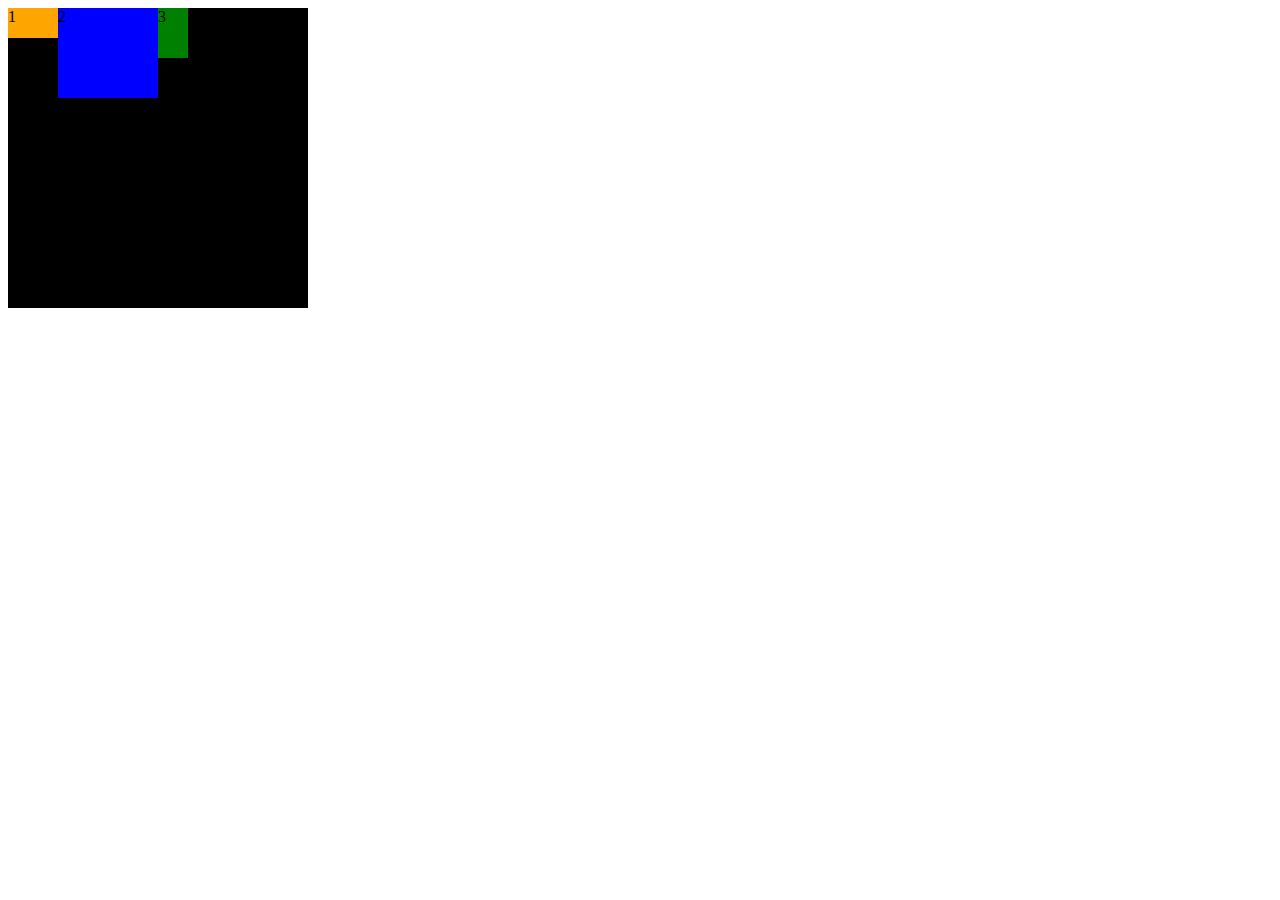
<file: index.html>
<!DOCTYPE html>
<html lang="en">
<head>
    <link rel="stylesheet" href="style.css" type="text/css">
    <meta charset="UTF-8">
    <meta name="viewport" content="width=device-width, initial-scale=1.0">
    <title>Document</title>
</head>
<body>
    
    <div id="parent">
        <div id="child1">1</div>
        <div id="child2">2</div>
        <div id="child3">3</div>
    </div>

</body>
</html>
</file>
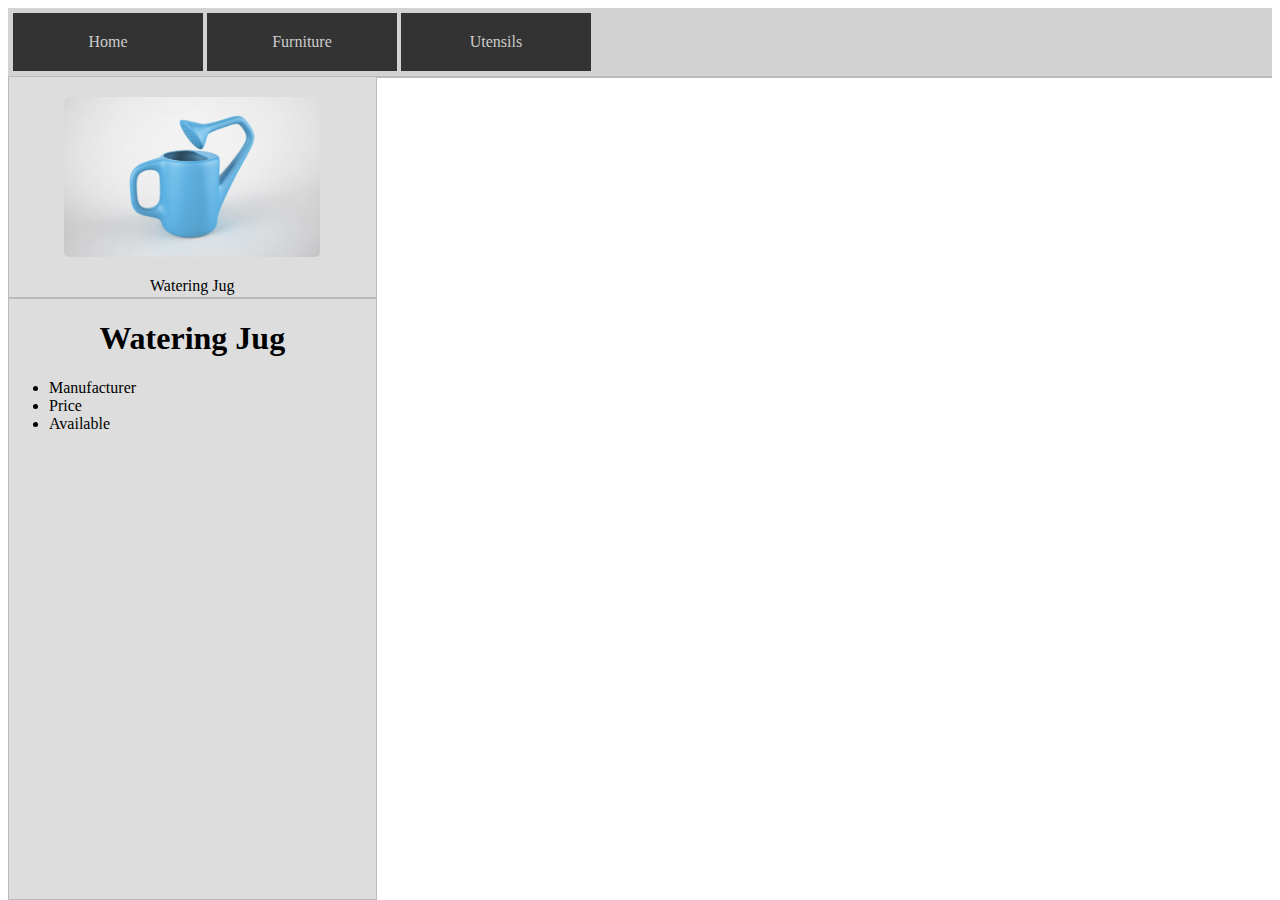
<file: one-page-website/index.html>
<!DOCTYPE html>
<head>
    <link rel="stylesheet" href="style.css" type="text/css">
    <title>Pet Panorama</title>
</head>
<body>

    <nav class="navBar">
        <div class="navButton">Home</div>
        <div class="navButton">Furniture</div>
        <div class="navButton">Utensils</div>
    </nav>

    <div class="left">
        <div class="imageThumb">
            <img src="watering-jub.png">
            <p>Watering Jug</p>
        </div>
        <div class="sidebar">
            <h1>Watering Jug</h1>
            <ul class="infoSidebar">
                <li>Manufacturer</li>
                <li>Price</li>
                <li>Available</li>
            </ul>
        </div>
    </div>

    <div class="right">
        <div class="container3"></div>
    </div>

</body>
</html>
</file>
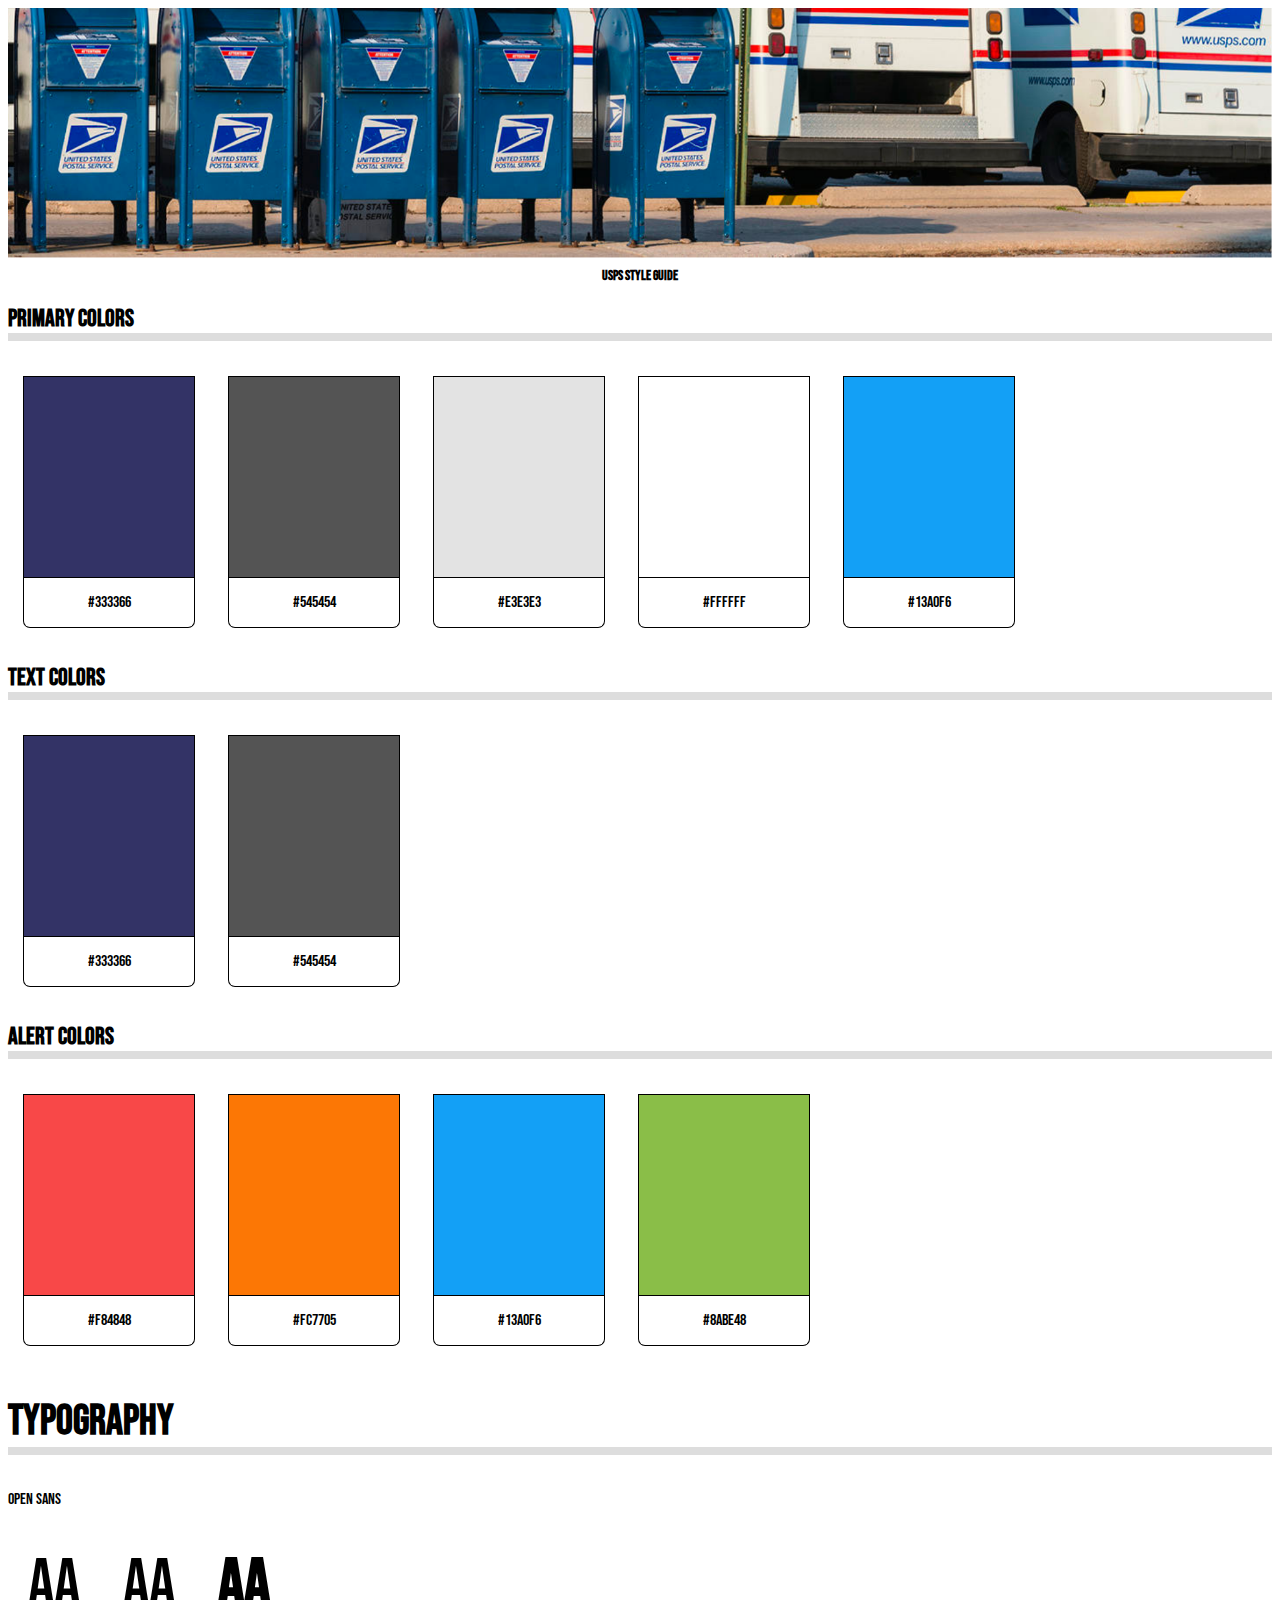
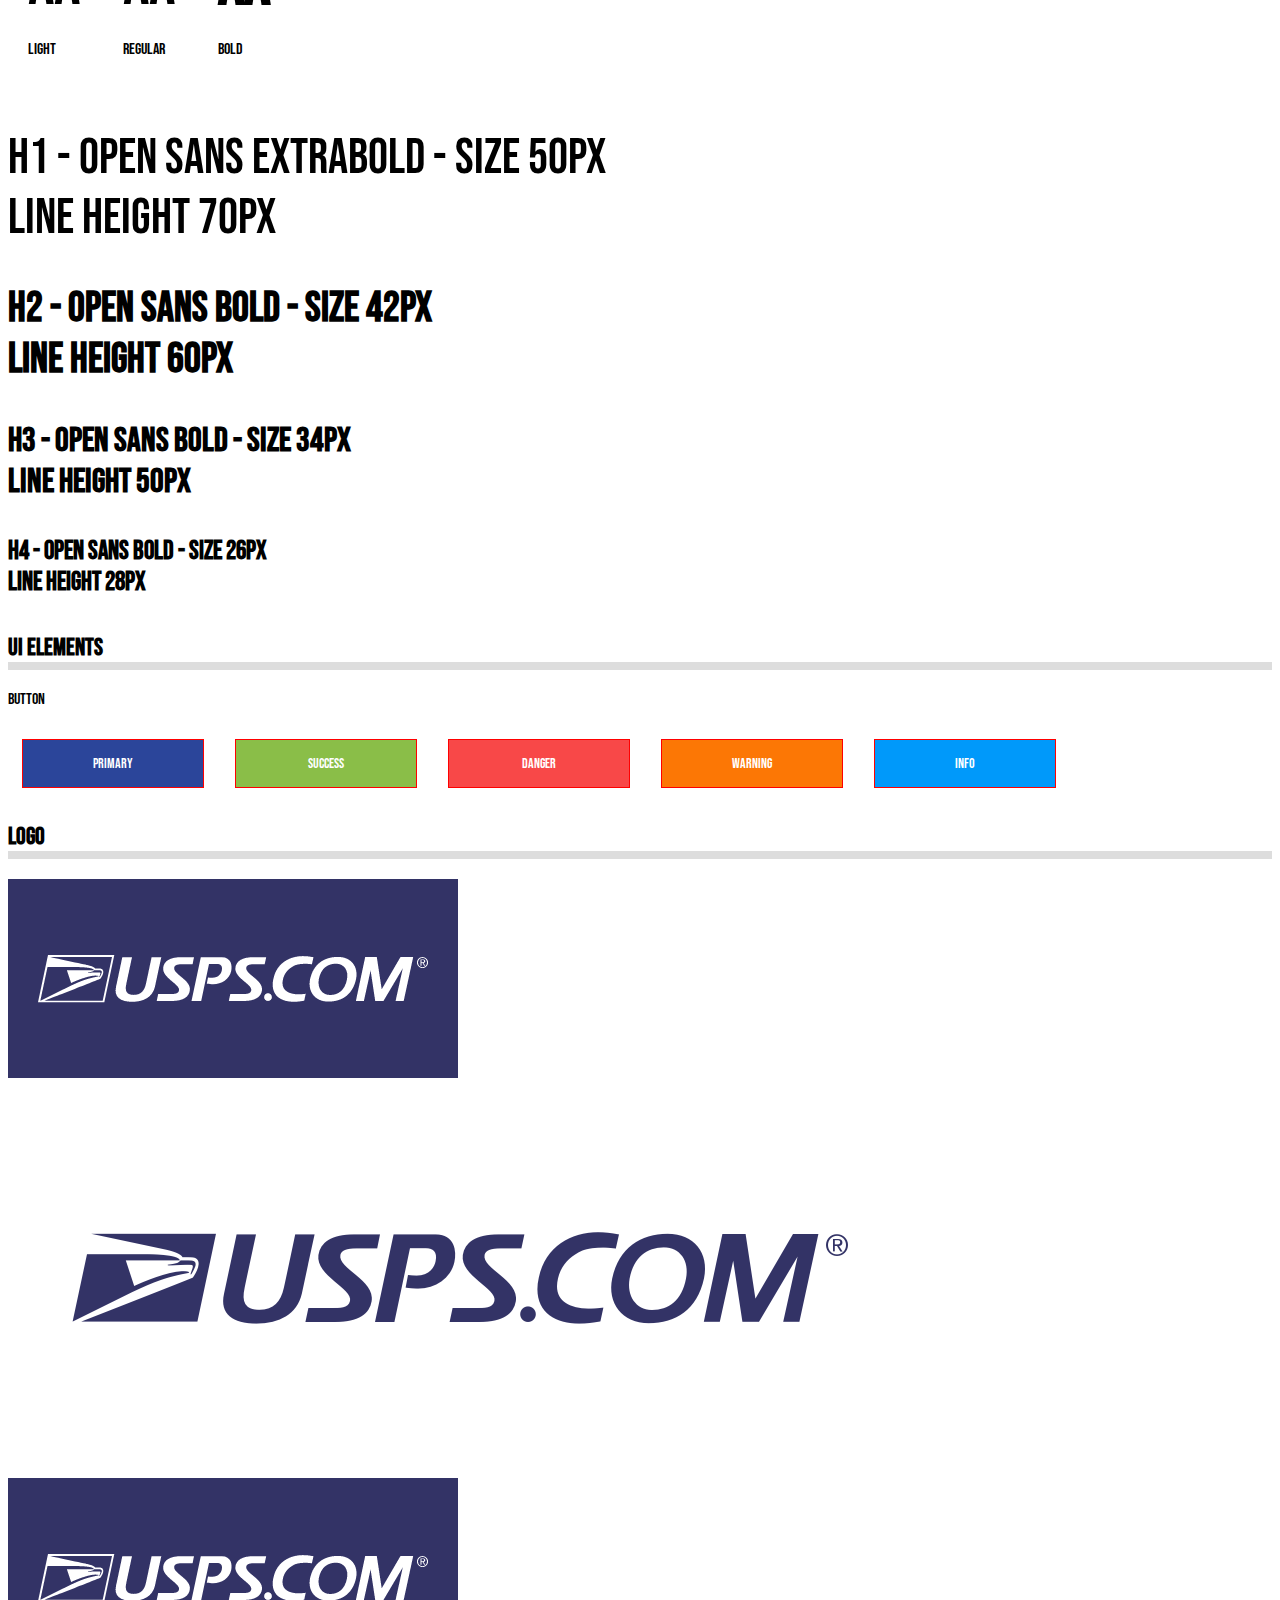
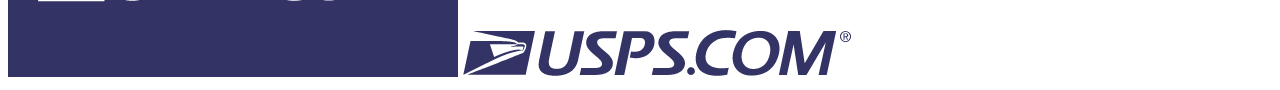
<file: 17-Week/VSCODE/index.html>
<html>
<head>
  <title>USPS Style Guide</title>
  <link href="css/style.css" rel="stylesheet" type="text/css">
  <link rel="preconnect" href="https://fonts.googleapis.com">
  <link rel="preconnect" href="https://fonts.gstatic.com" crossorigin>
  <link href="https://fonts.googleapis.com/css2?family=Bebas+Neue&family=Jersey+10&family=Oswald:wght@200..700&display=swap" rel="stylesheet">
</head>
<body>
<!-- Header section here -->
<section class="header">

</section>
<!-- Color Palette section -->
<section class="colorPalette">
  <h1 id="pageTopic">
    USPS Style Guide
  </h1>
  <h2 class="sectionHead">
    Primary Colors
  </h2>
  <div class="colorContainer">
    <div class="swatch darkBlue"></div>
    <div class="hexCode">#333366</div>
  </div>
  <div class="colorContainer">
    <div class="swatch darkGrey"></div>
    <div class="hexCode">#545454</div>
  </div>
  <div class="colorContainer">
    <div class="swatch lightGrey"></div>
    <div class="hexCode">#E3E3E3</div>
  </div>
  <div class="colorContainer">
    <div class="swatch white"></div>
    <div class="hexCode">#FFFFFF</div>
  </div>
  <div class="colorContainer">
    <div class="swatch lightBlue"></div>
    <div class="hexCode">#13A0F6</div>
  </div>

  <h2 class="sectionHead">
    Text Colors
  </h2>
  <div class="colorContainer">
    <div class="swatch darkBlue"></div>
    <div class="hexCode">#333366</div>
  </div>
  <div class="colorContainer">
    <div class="swatch darkGrey"></div>
    <div class="hexCode">#545454</div>
  </div>

  <h2 class="sectionHead">
    Alert Colors
  </h2>
  <div class="colorContainer">
    <div class="swatch red"></div>
    <div class="hexCode">#F84848</div>
  </div>
  <div class="colorContainer">
    <div class="swatch orange"></div>
    <div class="hexCode">#FC7705</div>
  </div>
  <div class="colorContainer">
    <div class="swatch lightBlue"></div>
    <div class="hexCode">#13A0F6</div>
  </div>
  <div class="colorContainer">
    <div class="swatch lightGreen"></div>
    <div class="hexCode">#8ABE48</div>
  </div>
</section>
<!-- Typography Section -->
<section class="typography">
  <h2 class="sectionHead">
    Typography
  </h2>

  <p>Open Sans</p>
  <div class="type_container">
    <p class="large light">Aa</p>
    <p>Light</p>
  </div>
  <div class="type_container">
    <p class="large regular">Aa</p>
    <p>Regular</p>
  </div>
  <div class="type_container">
    <p class="large bold">Aa</p>
    <p>Bold</p>
  </div>

  <h1>H1 - Open Sans Extrabold - size 50px <br> Line height 70px</h1>
  <h2>H2 - Open Sans Bold - size 42px <br> Line height 60px</h2>
  <h3>H3 - Open Sans Bold - size 34px <br> Line height 50px</h3>
  <h4>H4 - Open Sans Bold - size 26px <br> Line height 28px</h4>

</section>
<!-- UI Elements Section -->
<section class="uiElements">
  <h2 class="sectionHead">UI Elements</h2>
  <p>Button</p>
  <div class="buttonContain">
    <div class="button primary">Primary</div>
    <div class=" button success">Success</div>
    <div class="button danger">Danger</div>
    <div class="button warning">Warning</div>
    <div class="button info">Info</div>
  </div>
</section>
<!-- Imagery Section -->
<section class="imagery">
  <h2 class="sectionHead">Logo</h2>
  <img src="images/Logo-dark.png">
  <img src="images/Logo-light.png">
  <img src="images/Logo-dark1.png">
  <img src="images/Logo-light-1.png">
</section>
</body>
</html>
</file>
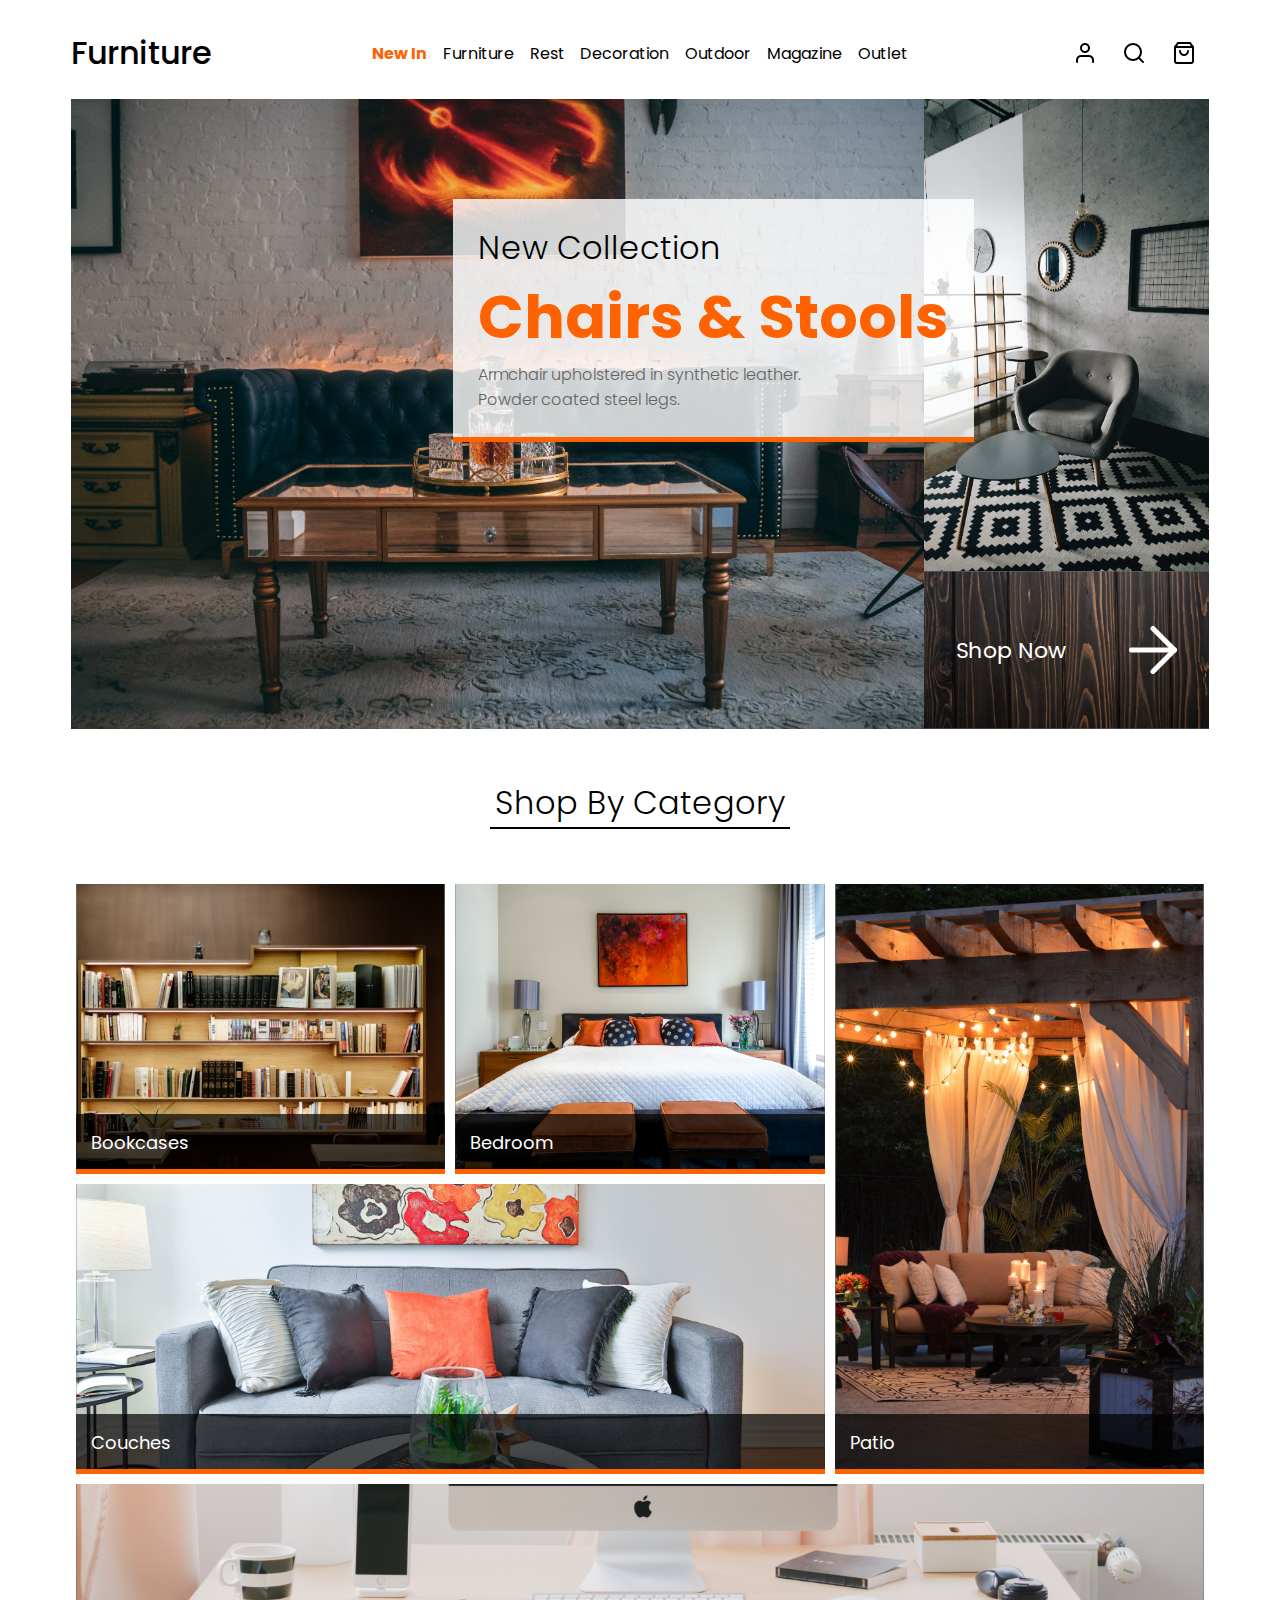
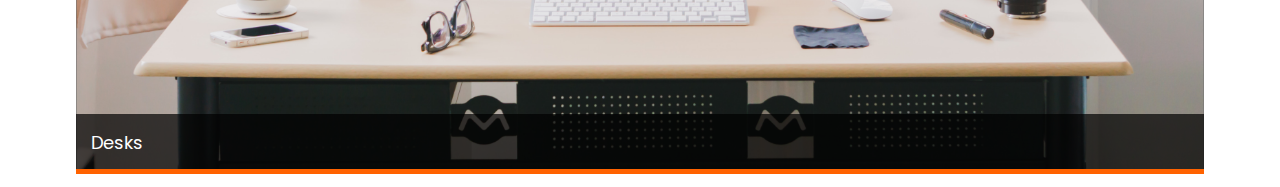
<file: 18-Week/18.2-activities/solved/index.html>
<!DOCTYPE html>
<html>
<head>
  <link href="https://fonts.googleapis.com/css?family=Poppins:100,200,300,400,500,600,700,800,900&display=swap" rel="stylesheet">
  <link href="css/style.css" rel="stylesheet" type="text/css">
  <title>Furniture Homepage</title>
</head>
<body>
  <nav id="navBar">
    <h1>Furniture</h1>
    <div id="navigation">
      <p class="highlight">New In</p>
      <p>Furniture</p>
      <p>Rest</p>
      <p>Decoration</p>
      <p>Outdoor</p>
      <p>Magazine</p>
      <p>Outlet</p>
    </div>
    <div class="icons">
      <img src="images/user.png">
      <img src="images/search.png">
      <img src="images/shopping-bag.png">
    </div>
  </nav>
  <section id="heroGrid">
    <div id="featuredProduct" class="heroGridArea">
      <div id="headline">
        <h3 id="newCollection">New Collection</h3>
        <h2>Chairs & Stools</h2>
        <p>Armchair upholstered in synthetic leather. Powder coated steel legs.</p>
      </div>
    </div>
    <div id="secondaryProduct" class="heroGridArea"></div>
    <div id="CTA" class="heroGridArea">
        <h4>Shop Now</h4>
        <img src="images/arrow-right.png">
      </div>
  </section>
  <div class="subHeading">
      <h3>Shop By Category</h3>
  </div>
  <section id="categoryGrid">
    <div id="bookcases" class="categoryGridArea">
      <div class="heading">Bookcases</div>
    </div>
    <div id="bedroom" class="categoryGridArea">
      <div class="heading">Bedroom</div>
    </div>
    <div id="couches" class="categoryGridArea">
      <div class="heading">Couches</div>
    </div>
    <div id="patio" class="categoryGridArea">
      <div class="heading">Patio</div>
    </div>
    <div id="desks" class="categoryGridArea">
      <div class="heading">Desks</div>
    </div>
  </section>
</body>
</html>
</file>
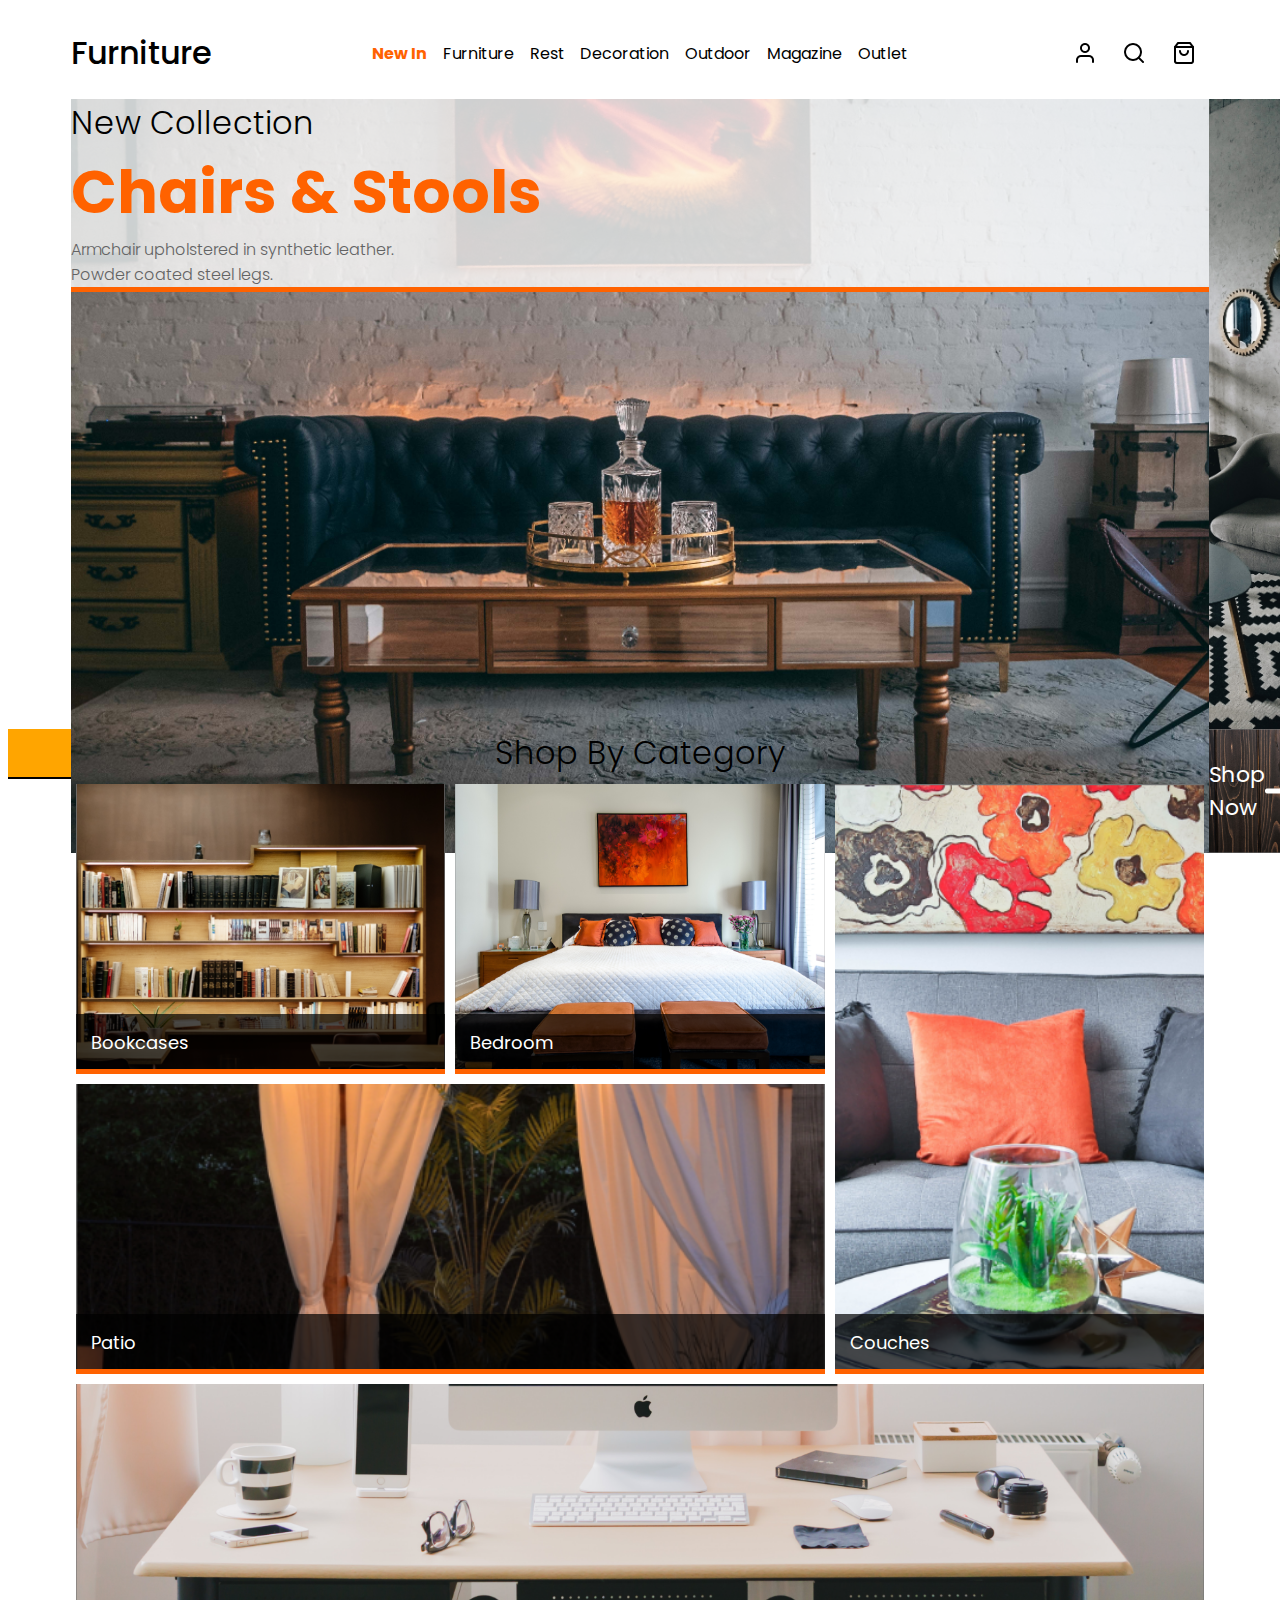
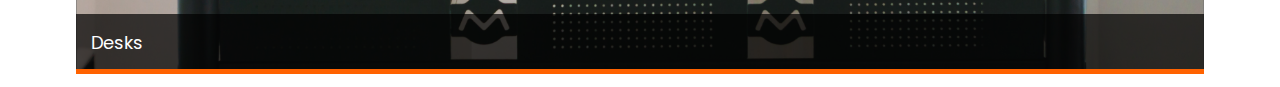
<file: 18-Week/18.2-activities/unsolved/index.html>
<!DOCTYPE html>
<html>
<head>
  <link href="https://fonts.googleapis.com/css?family=Poppins:100,200,300,400,500,600,700,800,900&display=swap" rel="stylesheet">
  <link href="css/style.css" rel="stylesheet" type="text/css">
  <title>Furniture Homepage</title>
</head>
<body>
  <nav id="navBar">
    <h1>Furniture</h1>
    <div id="navigation">
      <p class="highlight">New In</p>
      <p>Furniture</p>
      <p>Rest</p>
      <p>Decoration</p>
      <p>Outdoor</p>
      <p>Magazine</p>
      <p>Outlet</p>
    </div>
    <div class="icons">
      <img src="images/user.png">
      <img src="images/search.png">
      <img src="images/shopping-bag.png">
    </div>
  </nav>
  <section id="heroGrid">
    <div id="featuredProduct" class="heroGridArea">
      <div id="headline">
        <h3 id="newCollection">New Collection</h3>
        <h2>Chairs & Stools</h2>
        <p>Armchair upholstered in synthetic leather. Powder coated steel legs.</p>
      </div>
    </div>
    <div id="secondaryProduct" class="heroGridArea"></div>
    <div id="CTA" class="heroGridArea">
      <h4>Shop Now</h4>
      <img src="images/arrow-right.png">
    </div>
  </section>
  <div class="subHeading">
    <h3>Shop By Category</h3>
  </div>
  <section id="categoryGrid">
    <div id="bookcases" class="categoryGridArea">
      <div class="heading">Bookcases</div>
    </div>
    <div id="bedroom" class="categoryGridArea">
      <div class="heading">Bedroom</div>
    </div>
    <div id="couches" class="categoryGridArea">
      <div class="heading">Couches</div>
    </div>
    <div id="patio" class="categoryGridArea">
      <div class="heading">Patio</div>
    </div>
    <div id="desks" class="categoryGridArea">
      <div class="heading">Desks</div>
    </div>
  </section>
</body>
</html>
</file>
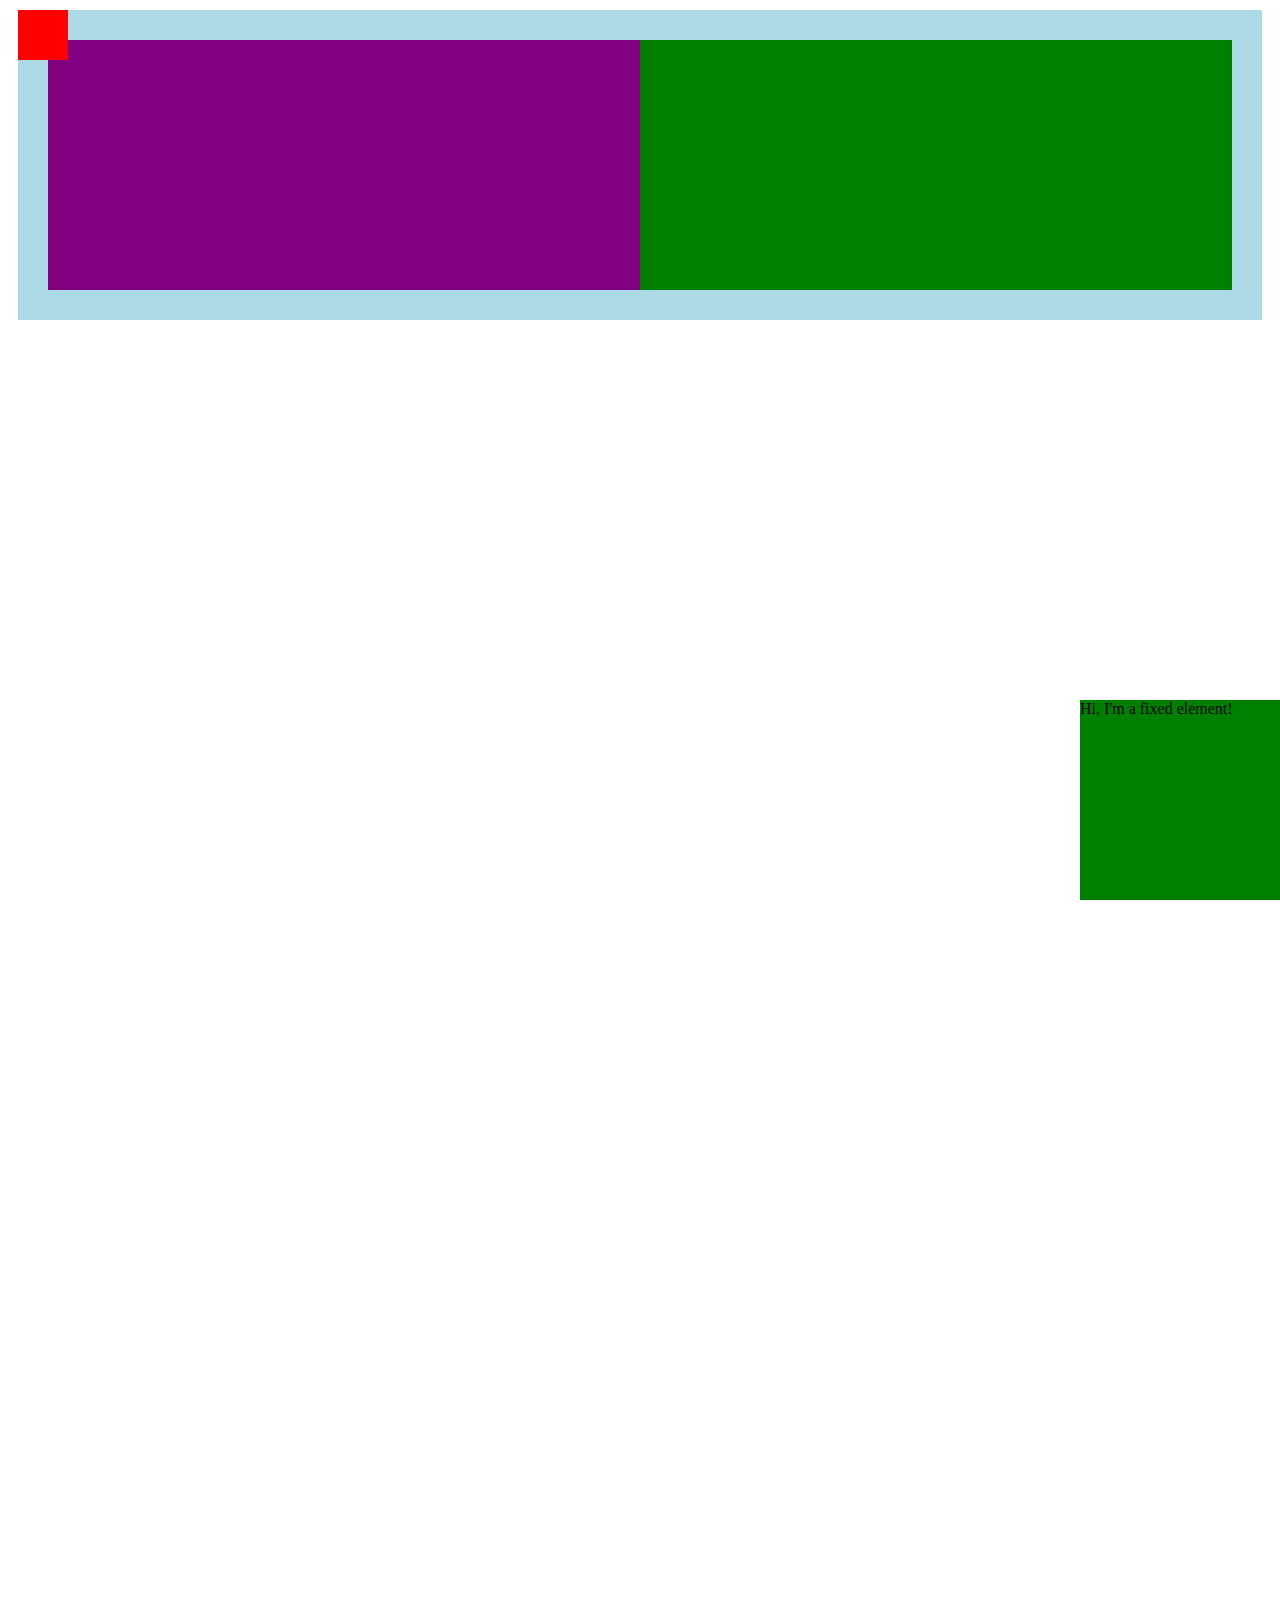
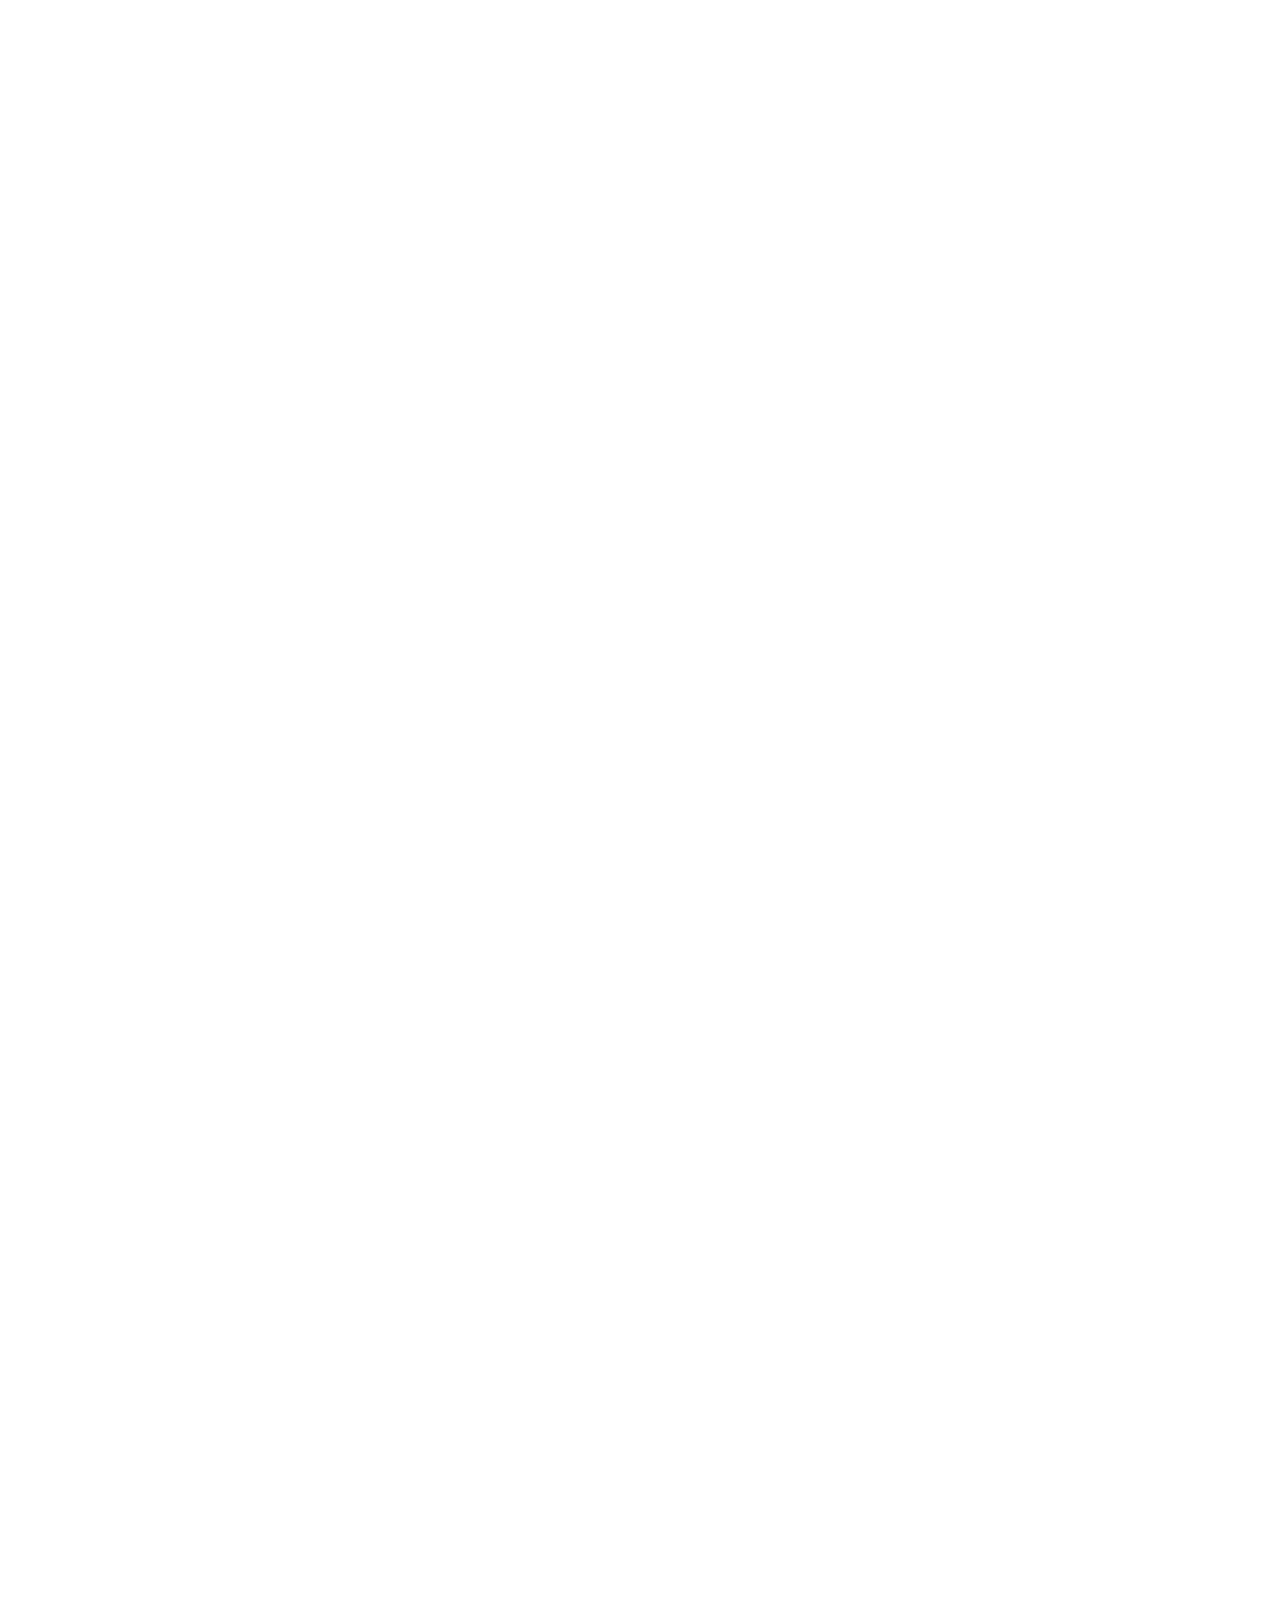
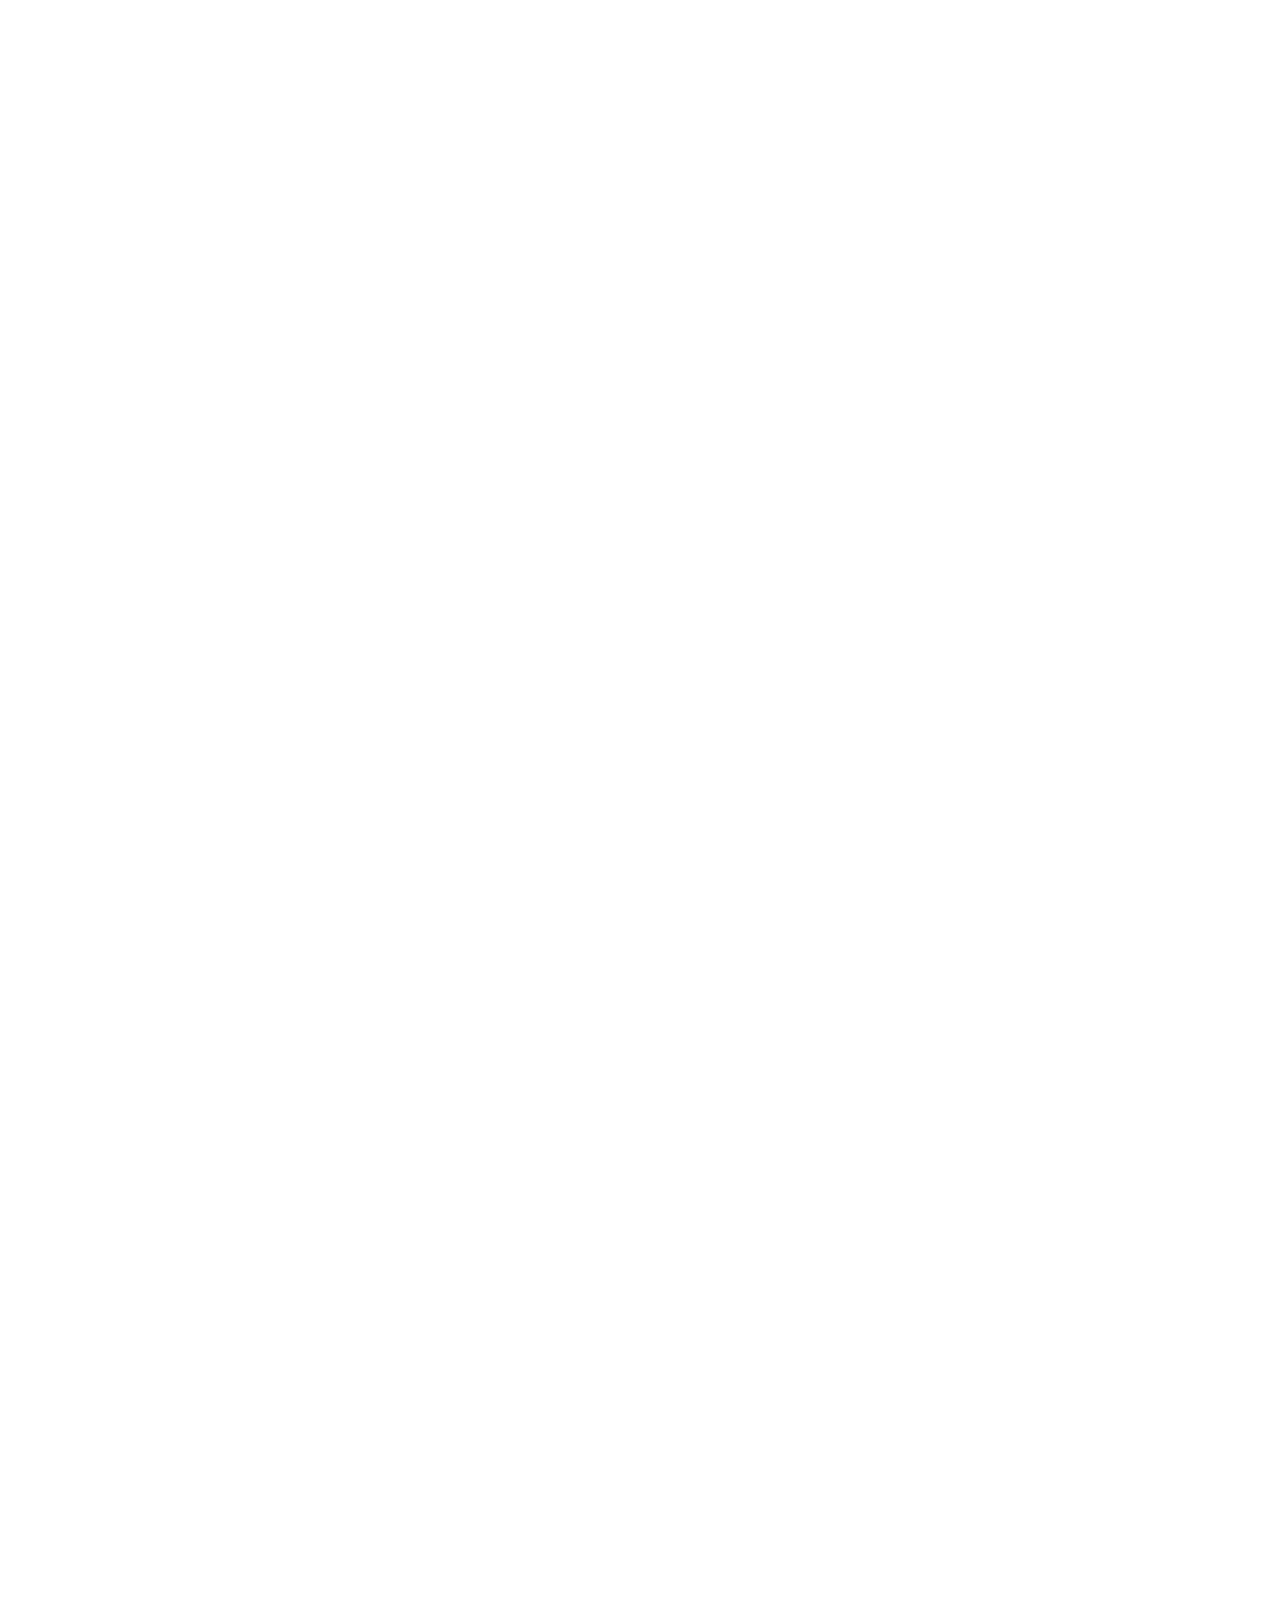
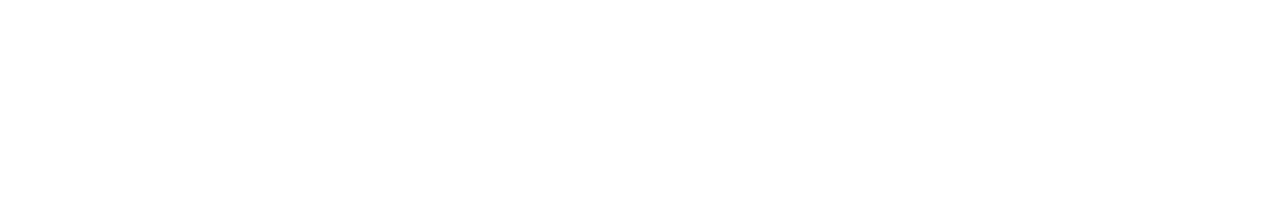
<file: 17-Week/17.3_activities/02_Positioning_Relative_Absolute/solved/index.html>
<!DOCTYPE html>
<html>
<head>
  <link href="css/index.css" type="text/css" rel="stylesheet">
</head>
<body>
  <section class="relative">
    <div class="left">
      <div class="absolute">
      </div>
    </div>
    <div class="right">
    </div>
  </section>

<div class="fixed">
  Hi, I'm a fixed element!
</div>
</body>
</html>
</file>
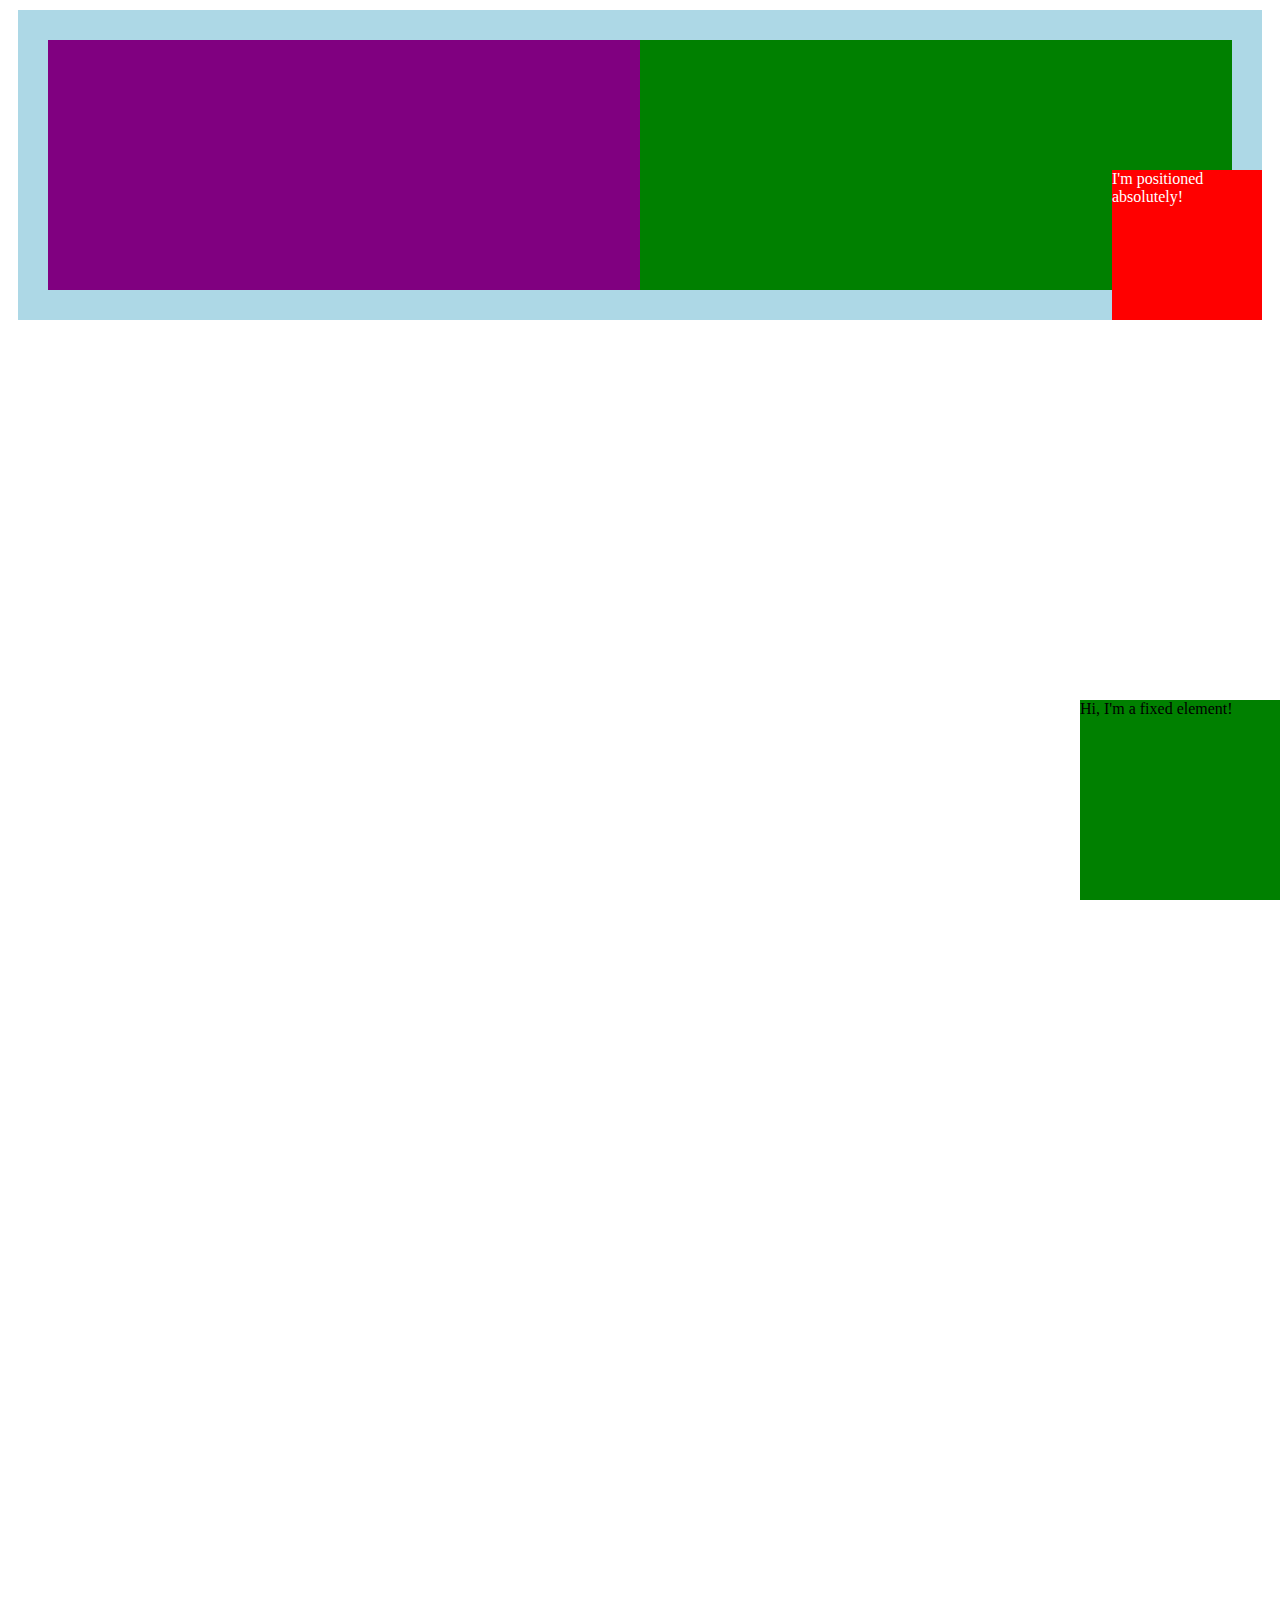
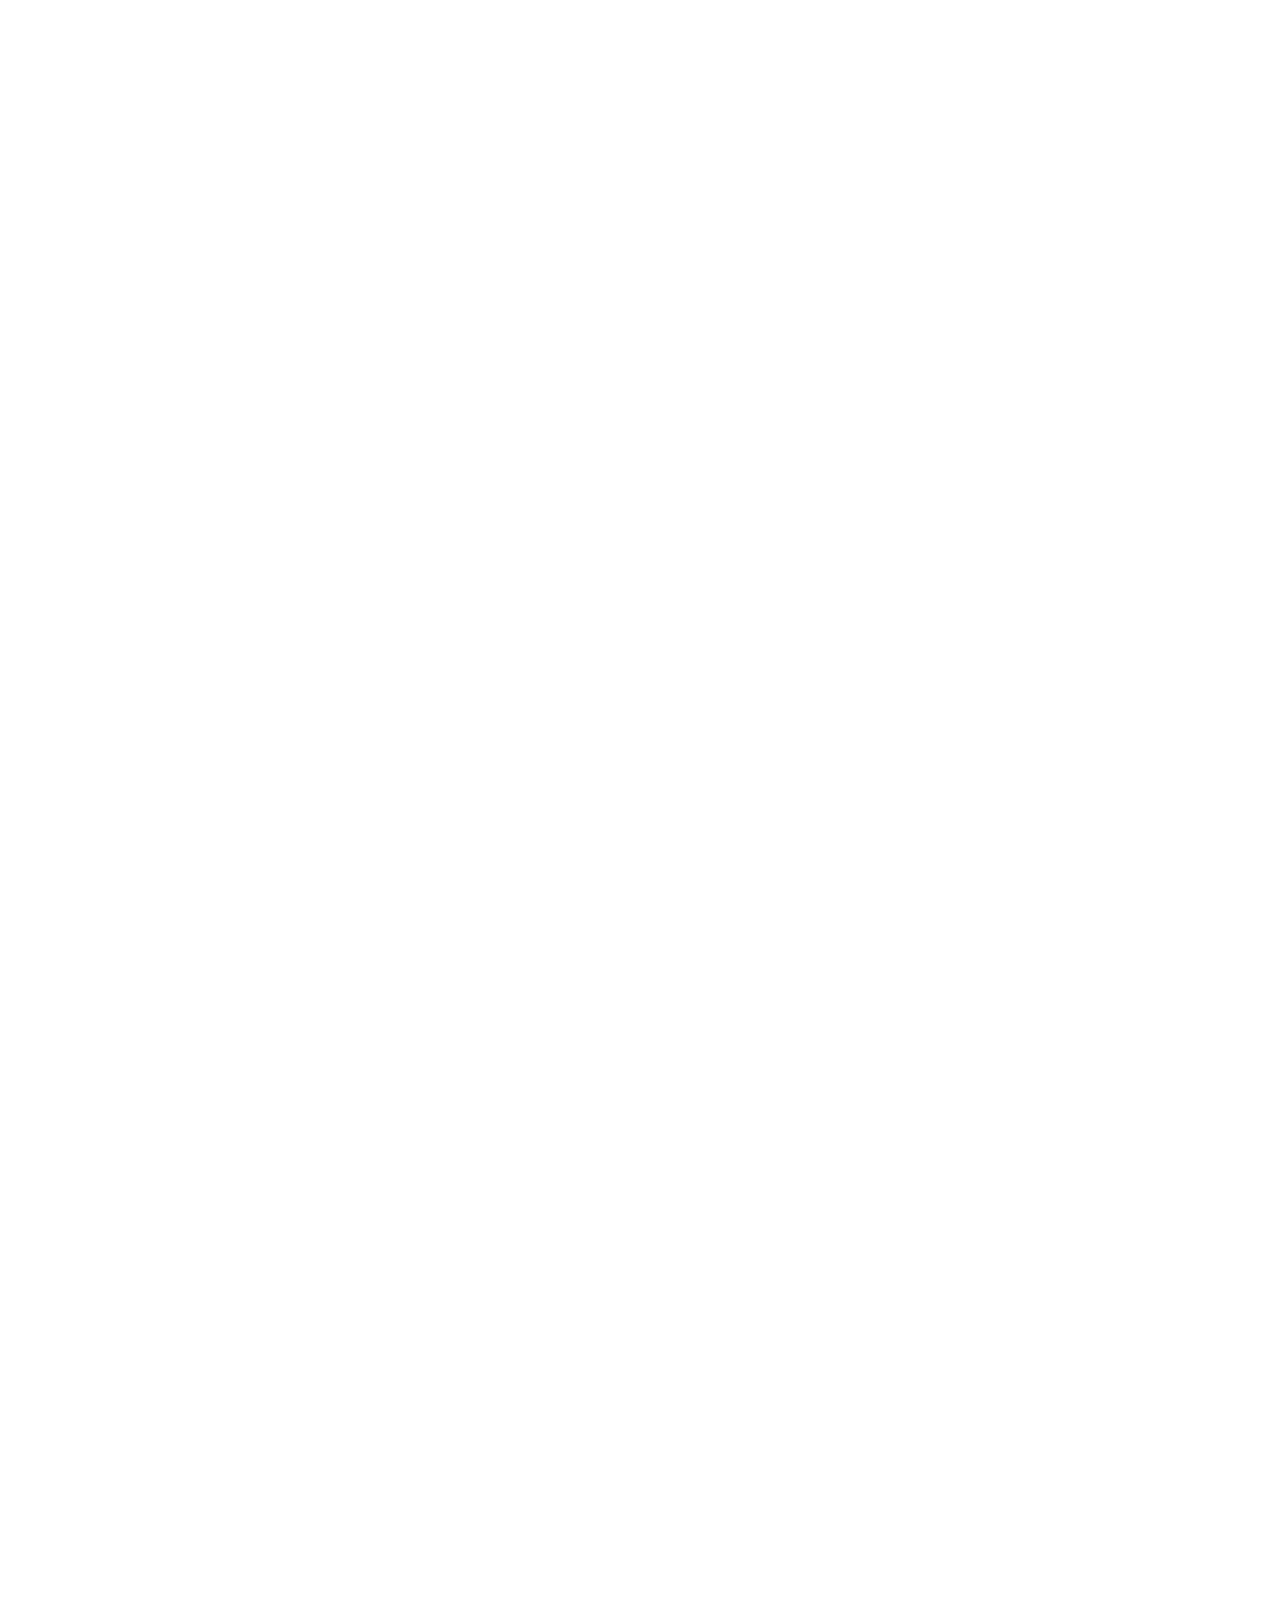
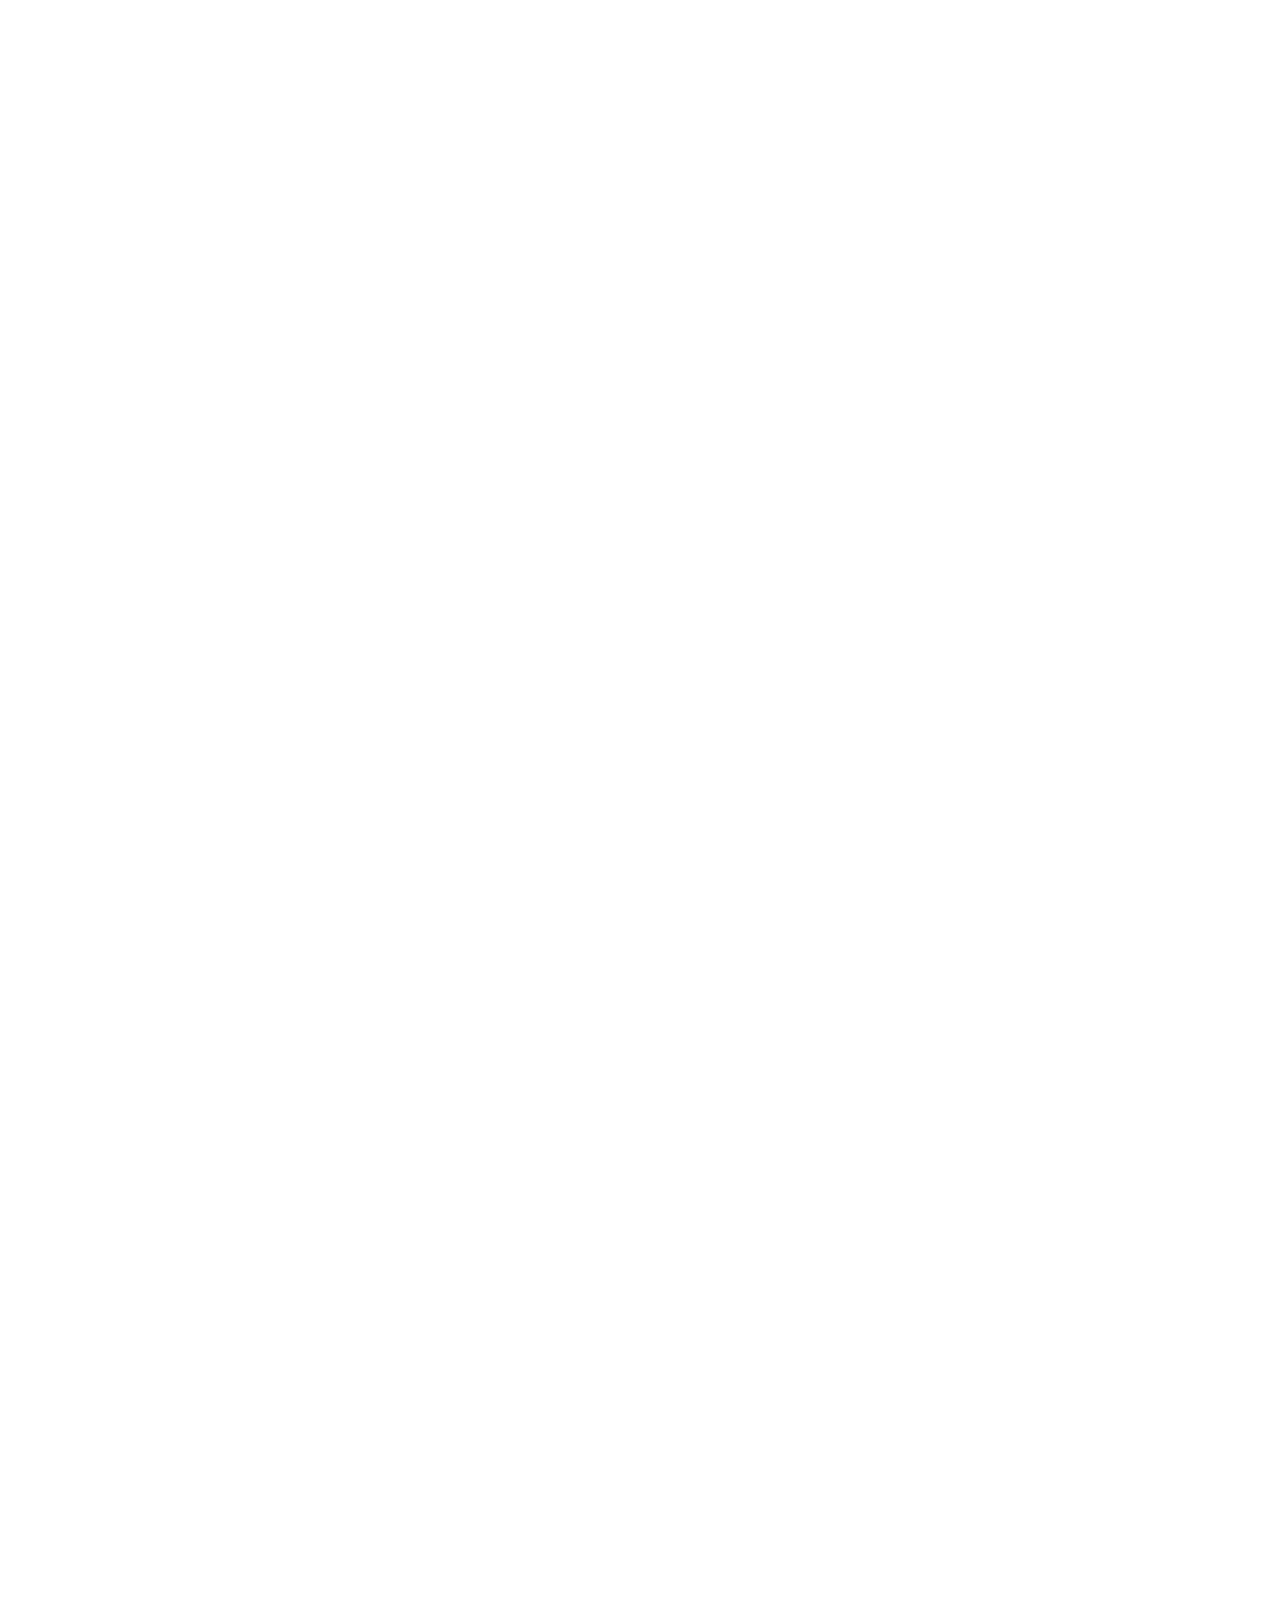
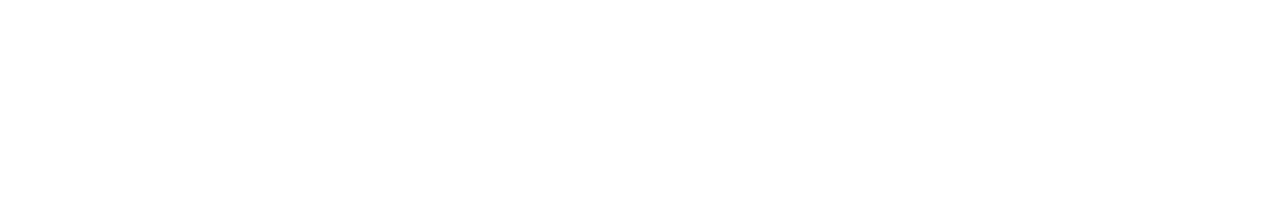
<file: 17-Week/17.3_activities/02_Positioning_Relative_Absolute/unsolved/index.html>
<!DOCTYPE html>
<html>
<head>
  <link href="css/index.css" type="text/css" rel="stylesheet">
</head>
<body>
  <section class="relative">
    <div class="left">
      <div class="absolute">
        I'm positioned absolutely!
      </div>
    </div>
    <div class="right">
    </div>
  </section>

<div class="fixed">
  Hi, I'm a fixed element!
</div>
</body>
</html>
</file>
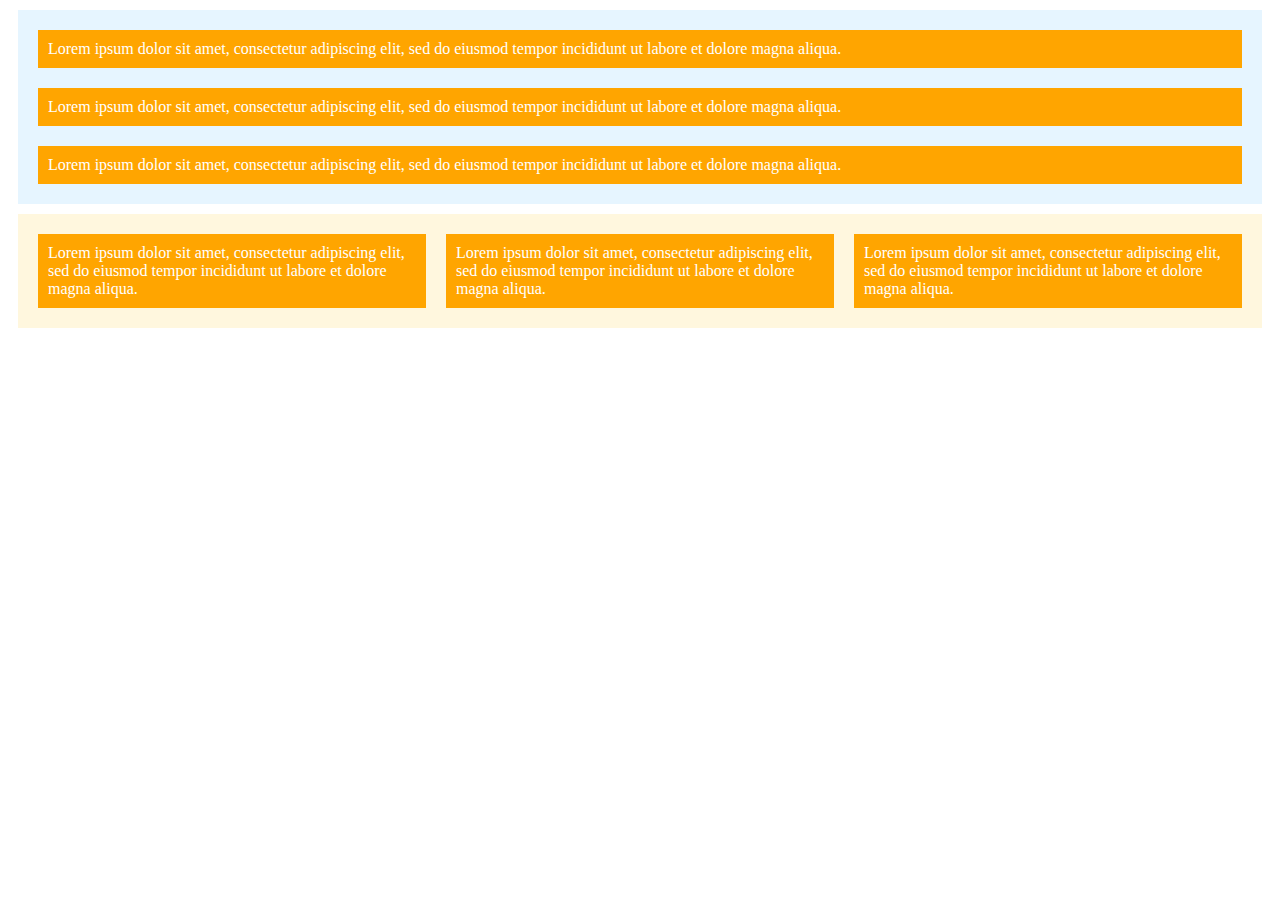
<file: 18-Week/18.1-activities/01_Your_First_Flex_Layout/solved/index.html>
<!DOCTYPE html>
<html>
<head>
  <link href="css/index.css" type="text/css" rel="stylesheet">
</head>
<body>
  <div id="column" class="flex">
    <div class="flex_item">
      Lorem ipsum dolor sit amet, consectetur adipiscing elit, sed do eiusmod tempor incididunt ut labore et dolore magna aliqua.
    </div>
    <div class="flex_item">
      Lorem ipsum dolor sit amet, consectetur adipiscing elit, sed do eiusmod tempor incididunt ut labore et dolore magna aliqua.
    </div>
    <div class="flex_item">
      Lorem ipsum dolor sit amet, consectetur adipiscing elit, sed do eiusmod tempor incididunt ut labore et dolore magna aliqua.
    </div>
  </div>
  <div id="row" class="flex">
    <div class="flex_item">
      Lorem ipsum dolor sit amet, consectetur adipiscing elit, sed do eiusmod tempor incididunt ut labore et dolore magna aliqua.
    </div>
    <div class="flex_item">
      Lorem ipsum dolor sit amet, consectetur adipiscing elit, sed do eiusmod tempor incididunt ut labore et dolore magna aliqua.
    </div>
    <div class="flex_item">
      Lorem ipsum dolor sit amet, consectetur adipiscing elit, sed do eiusmod tempor incididunt ut labore et dolore magna aliqua.
    </div>
  </div>

</body>
</html>
</file>
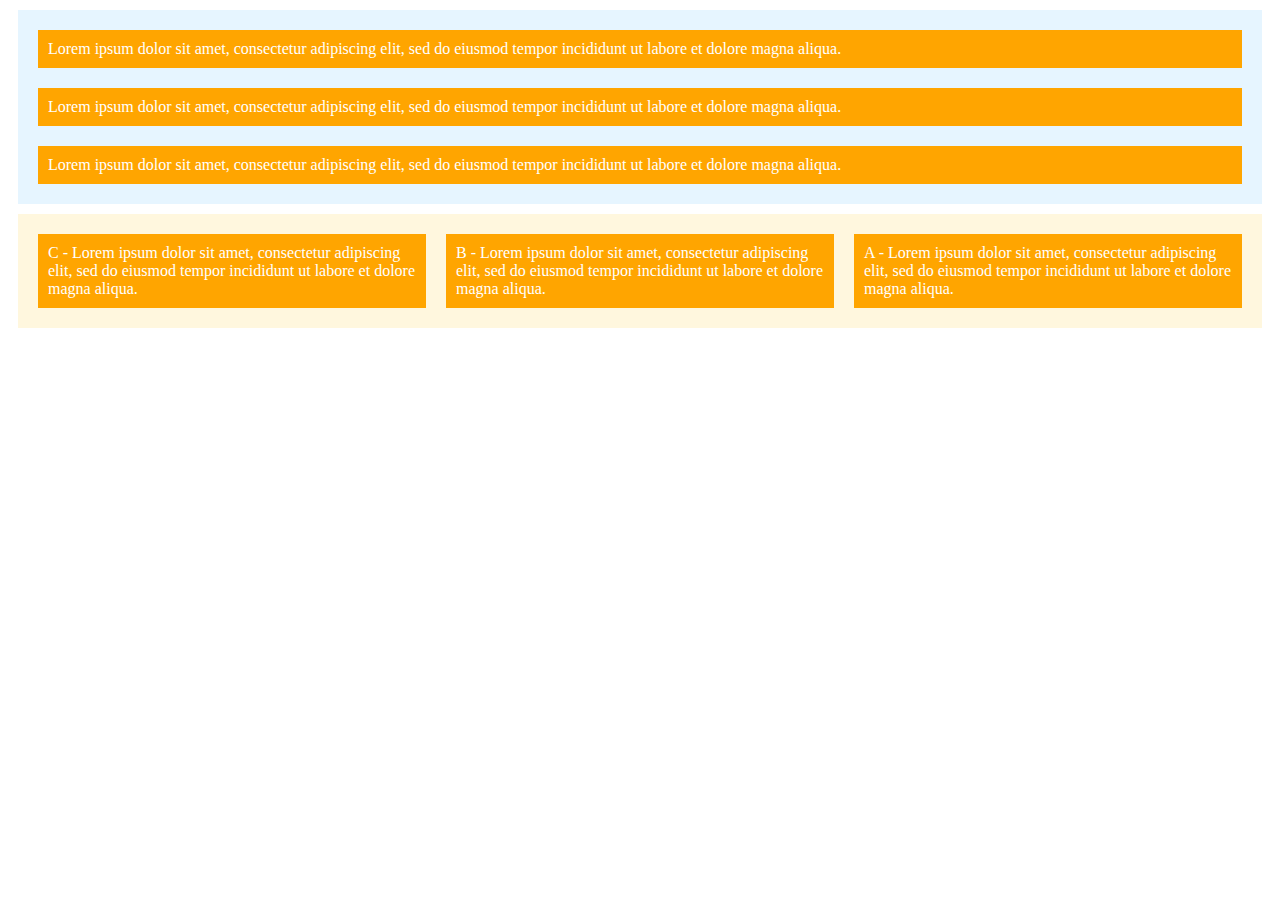
<file: 18-Week/18.1-activities/01_Your_First_Flex_Layout/unsolved/index.html>
<!DOCTYPE html>
<html>
<head>
  <link href="css/index.css" type="text/css" rel="stylesheet">
</head>
<body>

  <div id="column" class="flex"><!-- This div has the id of column and the class of flex. -->
    <div class="flex_item">
      Lorem ipsum dolor sit amet, consectetur adipiscing elit, sed do eiusmod tempor incididunt ut labore et dolore magna aliqua.
    </div>
    <div class="flex_item">
      Lorem ipsum dolor sit amet, consectetur adipiscing elit, sed do eiusmod tempor incididunt ut labore et dolore magna aliqua.
    </div>
    <div class="flex_item">
      Lorem ipsum dolor sit amet, consectetur adipiscing elit, sed do eiusmod tempor incididunt ut labore et dolore magna aliqua.
    </div>
  </div>

  <div id="row" class="flex">
    <div class="flex_item">
      A - Lorem ipsum dolor sit amet, consectetur adipiscing elit, sed do eiusmod tempor incididunt ut labore et dolore magna aliqua.
    </div>
    <div class="flex_item">
      B - Lorem ipsum dolor sit amet, consectetur adipiscing elit, sed do eiusmod tempor incididunt ut labore et dolore magna aliqua.
    </div>
    <div class="flex_item">
      C - Lorem ipsum dolor sit amet, consectetur adipiscing elit, sed do eiusmod tempor incididunt ut labore et dolore magna aliqua.
    </div>
  </div>

</body>
</html>
</file>
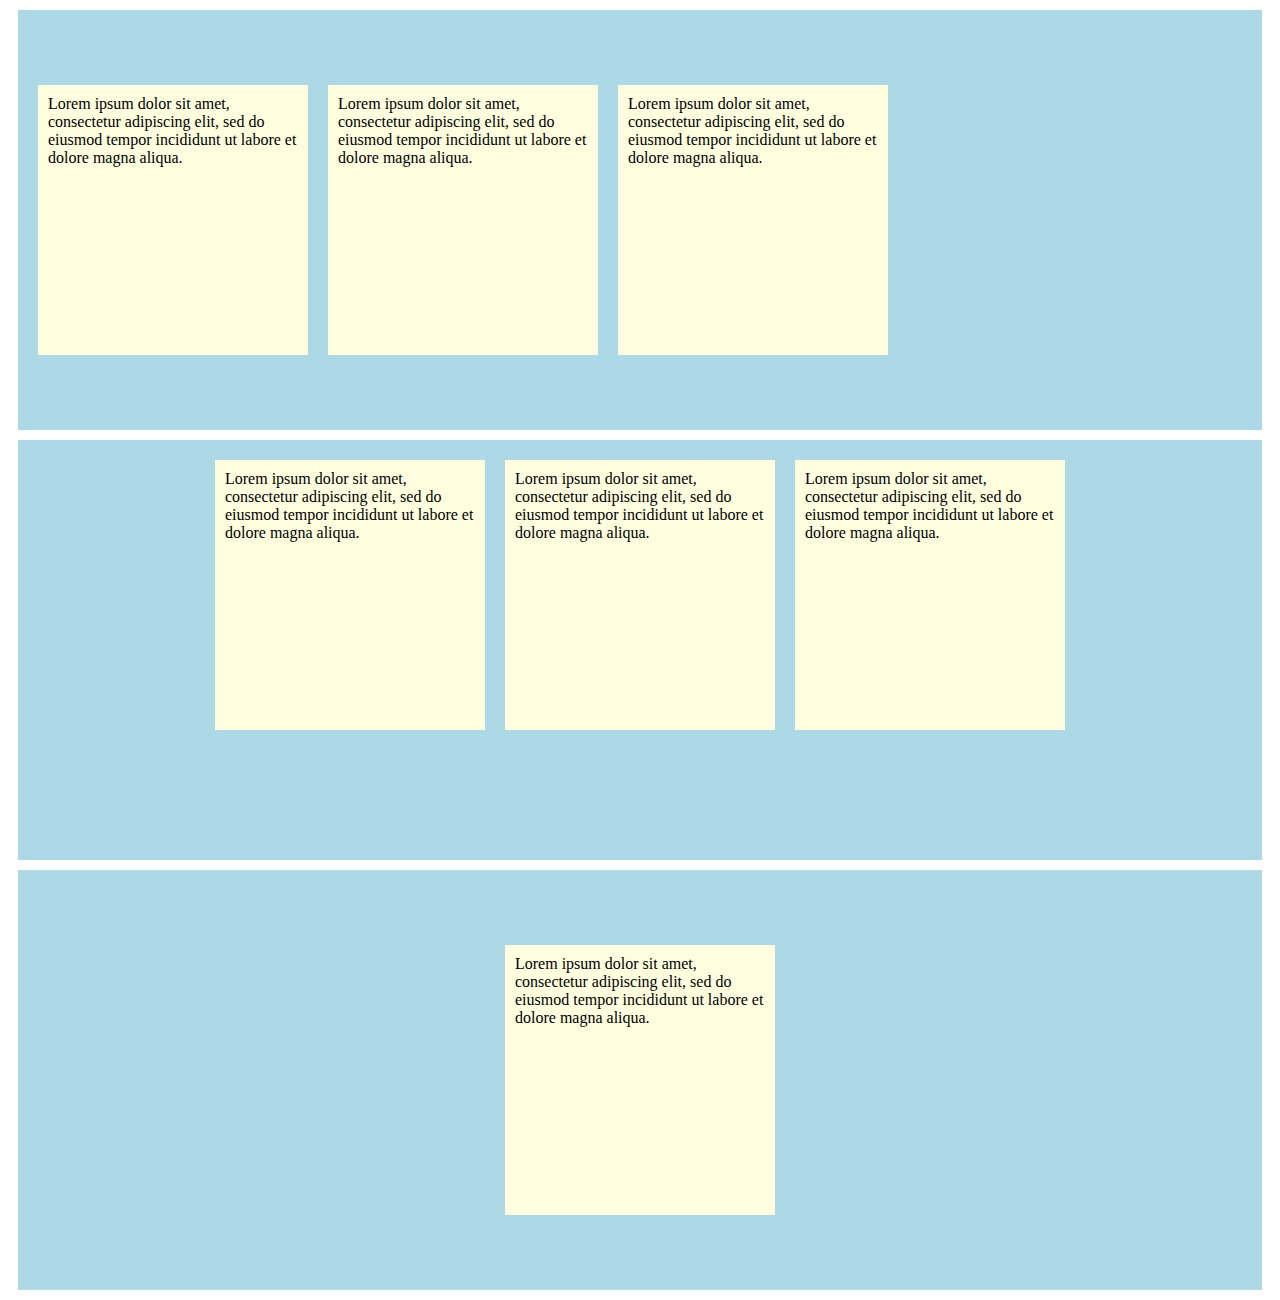
<file: 18-Week/18.1-activities/02_Sizing_With_Flex_Items/solved/index.html>
<!DOCTYPE html>
<html>
<head>
  <link href="css/index.css" type="text/css" rel="stylesheet">
</head>
<body>
  <section class="alignItems flexContainer">
    <div class="flexItem">
      Lorem ipsum dolor sit amet, consectetur adipiscing elit, sed do eiusmod tempor incididunt ut labore et dolore magna aliqua.
    </div>
    <div class="flexItem">
      Lorem ipsum dolor sit amet, consectetur adipiscing elit, sed do eiusmod tempor incididunt ut labore et dolore magna aliqua.
    </div>
    <div class="flexItem">
      Lorem ipsum dolor sit amet, consectetur adipiscing elit, sed do eiusmod tempor incididunt ut labore et dolore magna aliqua.
    </div>
  </section>
  <section class="justifyContent flexContainer">
    <div class="flexItem">
      Lorem ipsum dolor sit amet, consectetur adipiscing elit, sed do eiusmod tempor incididunt ut labore et dolore magna aliqua.
    </div>
    <div class="flexItem">
      Lorem ipsum dolor sit amet, consectetur adipiscing elit, sed do eiusmod tempor incididunt ut labore et dolore magna aliqua.
    </div>
    <div class="flexItem">
      Lorem ipsum dolor sit amet, consectetur adipiscing elit, sed do eiusmod tempor incididunt ut labore et dolore magna aliqua.
    </div>
  </section>
    <section class="perfectlyCentered flexContainer">
      <div class="flexItem">
        Lorem ipsum dolor sit amet, consectetur adipiscing elit, sed do eiusmod tempor incididunt ut labore et dolore magna aliqua.
    </section>
  </div>
</body>
</html>
</file>
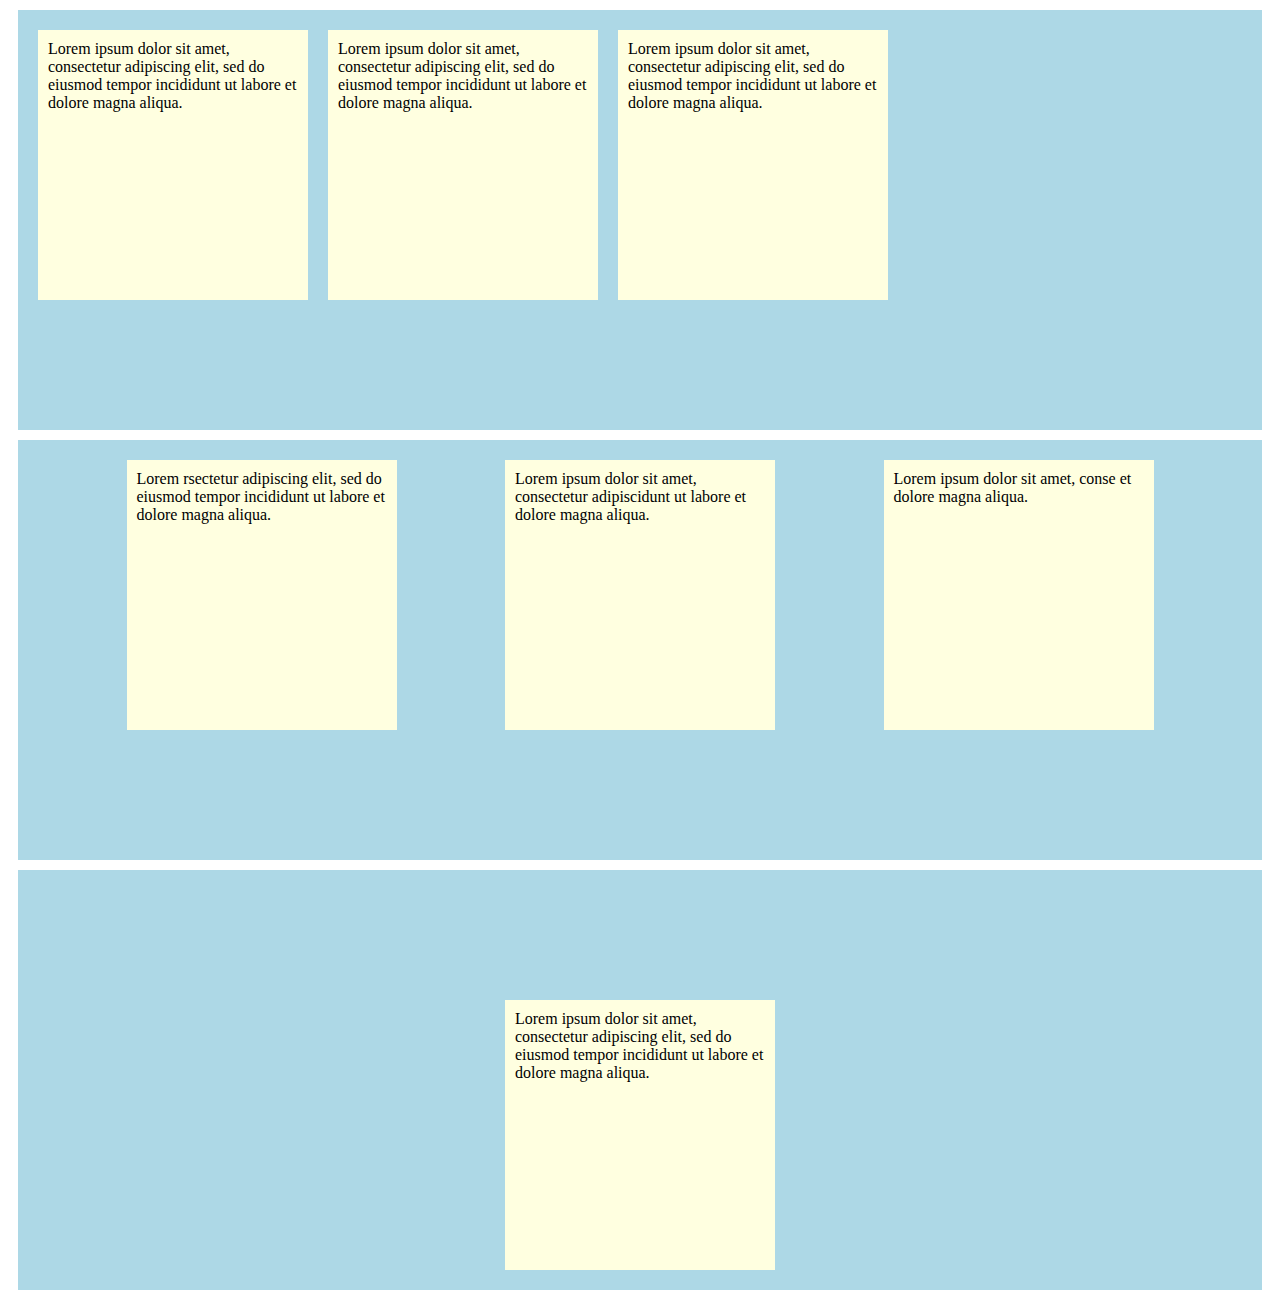
<file: 18-Week/18.1-activities/02_Sizing_With_Flex_Items/unsolved/index.html>
<!DOCTYPE html>
<html>
<head>
  <link href="css/index.css" type="text/css" rel="stylesheet">
</head>
<body>
  <section class="alignItems flexContainer">
    <div class="flexItem">
      Lorem ipsum dolor sit amet, consectetur adipiscing elit, sed do eiusmod tempor incididunt ut labore et dolore magna aliqua.
    </div>
    <div class="flexItem">
      Lorem ipsum dolor sit amet, consectetur adipiscing elit, sed do eiusmod tempor incididunt ut labore et dolore magna aliqua.
    </div>
    <div class="flexItem">
      Lorem ipsum dolor sit amet, consectetur adipiscing elit, sed do eiusmod tempor incididunt ut labore et dolore magna aliqua.
    </div>
  </section>

  <section class="justifyContent flexContainer">
    <div class="flexItem">
      Lorem rsectetur adipiscing elit, sed do eiusmod tempor incididunt ut labore et dolore magna aliqua.
    </div>
    <div class="flexItem">
      Lorem ipsum dolor sit amet, consectetur adipiscidunt ut labore et dolore magna aliqua.
    </div>
    <div class="flexItem">
      Lorem ipsum dolor sit amet, conse et dolore magna aliqua.
    </div>
  </section>

    <section class="perfectlyCentered flexContainer">
      <div class="flexItem">
        Lorem ipsum dolor sit amet, consectetur adipiscing elit, sed do eiusmod tempor incididunt ut labore et dolore magna aliqua.
    </section>
  </div>
</body>
</html>
</file>
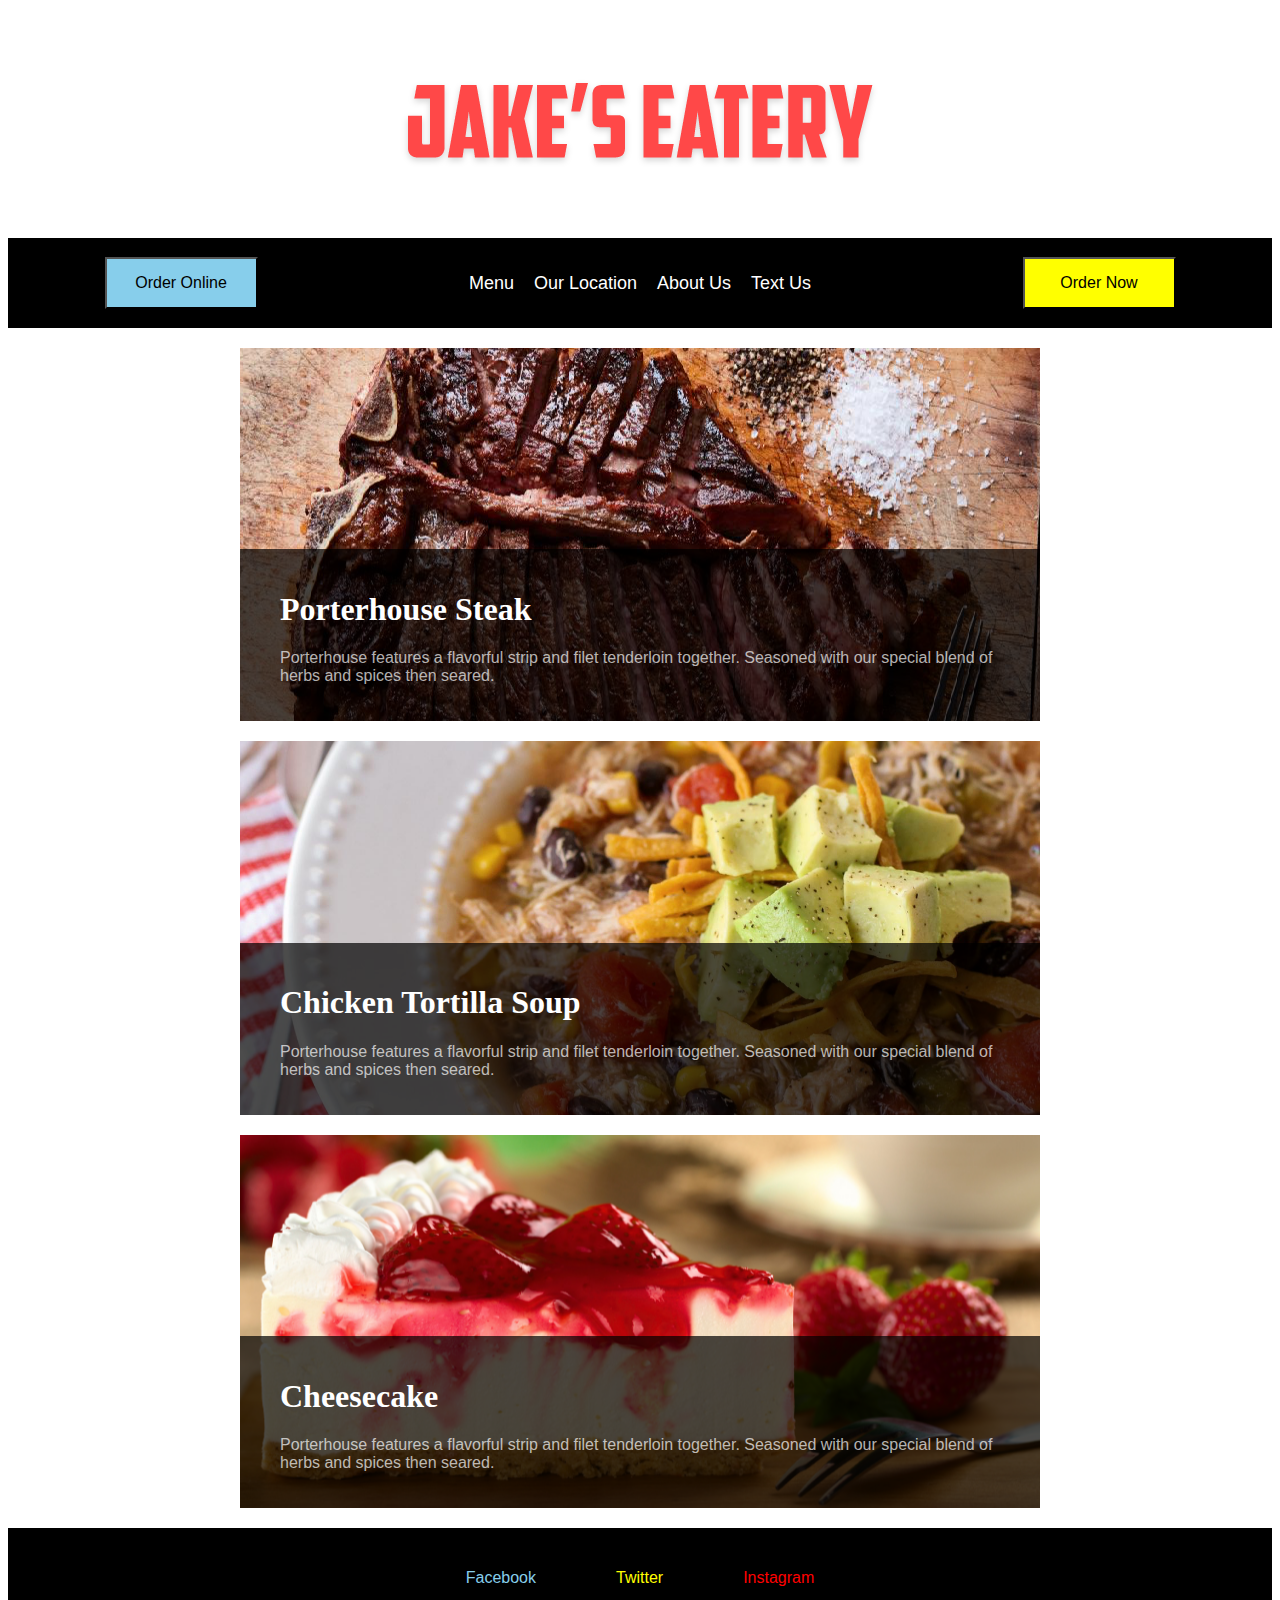
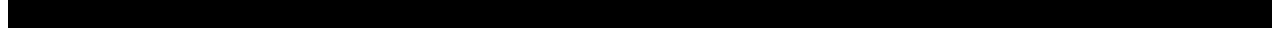
<file: 18-Week/18.1-activities/03_Jakes_Eatery/solved/index.html>
<!DOCTYPE HTML>
    <head>
        <title>Jake's Eatery</title>
        <link rel="stylesheet" type="text/css" href="css/style.css">
    </head>
    <body>
      <!-- Nav HTML -->
       <div class="logo"></div>
       <div class="nav">
           <div class="left">
                <button>Order Online</button>
           </div>
           <div class="center">
                <a href="#">Menu</a>
                <a href="#">Our Location</a>
                <a href="#">About Us</a>
                <a href="#">Text Us</a>
           </div>
           <div class="right">
                <button>Order Now</button>
           </div>
       </div>
       <!-- Column Layout -->
       <div class="column">
           <div class="meal1">
               <div class="text">
                   <h1>Porterhouse Steak</h1>
                   <p>Porterhouse features a flavorful strip and filet tenderloin together. Seasoned with our special blend of herbs and spices then seared.</p>
               </div>
           </div>
           <div class="meal2">
                <div class="text">
                        <h1>Chicken Tortilla Soup</h1>
                        <p>Porterhouse features a flavorful strip and filet tenderloin together. Seasoned with our special blend of herbs and spices then seared.</p>
                    </div>
           </div>
           <div class="meal3">
                <div class="text">
                        <h1>Cheesecake</h1>
                        <p>Porterhouse features a flavorful strip and filet tenderloin together. Seasoned with our special blend of herbs and spices then seared.</p>
                    </div>
           </div>
       </div>
       <!-- Footer HTML -->
       <div class="footer">
            <a href="#" class="fb">Facebook</a>
            <a href="#" class="tw">Twitter</a>
            <a href="#" class="ig">Instagram</a>
        </div>
    </body>
</html>
</file>
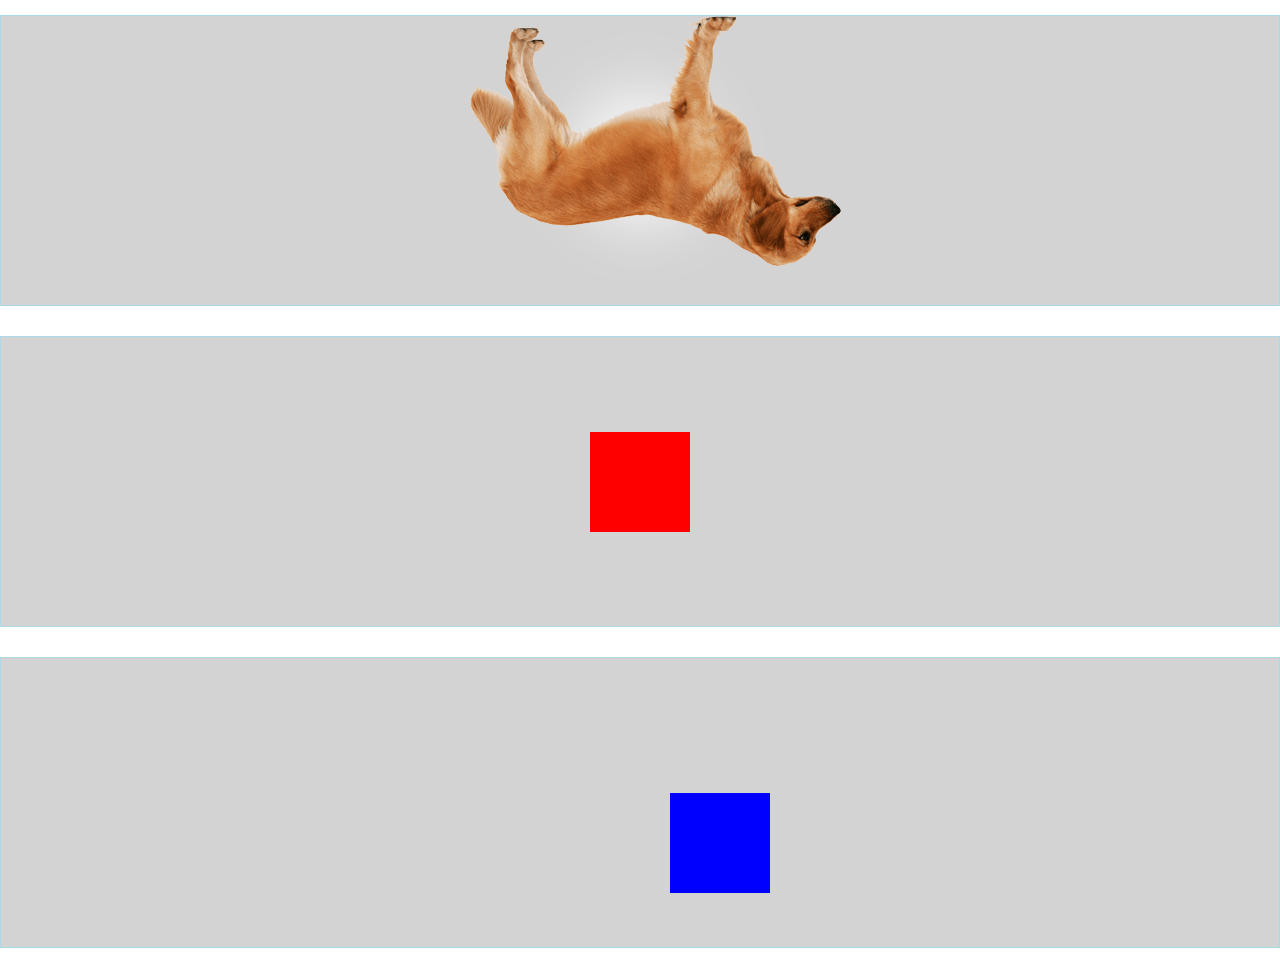
<file: 18-Week/18.3-activities/01_transforms/solved/index.html>
<!DOCTYPE html>
<html>
  <head>
    <link href="css/index.css" rel="stylesheet" type="text/css">
  </head>
  <body>
    <section class="grid">
      <div class="rotate gridChild">
        <img class="rotateMe" src="images/dog.png">
      </div>
      <div class="scale gridChild">
        <div class="scaleMe"></div>
      </div>
      <div class="translate gridChild">
        <div class="moveMe"></div>
      </div>
    </section>
  </body>
</html>
</file>
<file: style.css>
#parent{
    display: flex;
    background-color: black;
    width: 300px;
    height: 300px;
    padding: 10;
}

#child1{
    background-color: orange;
    height: 30px;
    width: 50px;
}

#child2{
    background-color: blue;
    height: 90px;
    width: 100px;
}

#child3{
    background-color: green;
    height: 50px;
    width: 30px;
}
</file>
<file: one-page-website/style.css>
img {
    max-width: 80%;
    max-height: 80%;
    border-radius: 5px;
}

.navBar {
    background-color: lightgrey;
    padding: 5px;
}

.navButton {
    display: inline-block;
    background-color: #333;
    padding: 20px;
    width: 150px;
    text-align: center;
    color: #CCC;
}

.left {
    float: left;
    background-color: blue;
    width: 29%;
    height: 500px;
}

.imageThumb {
    background-color: #DDD;
    border: solid 1px #BBB;
    width: 100%;
    height: 200px;
    text-align: center;
    padding-top: 20px;
}

.sidebar {
    background-color: #DDD;
    border: solid 1px #BBB;
    width: 100%;
    height: 600px;
    text-align: center;
}

.right {
    .float: right;
    background-color: teal;
    border: solid 1px #BBB;
    width: auto;
    height: auto;
    /*height: 500px;*/
}

.container3 {
    
}

ul {
    text-align: left;
}
</file>
<file: 17-Week/VSCODE/css/style.css>
/*  Hi! your going to write styles here in the next couple activities. */

body {
    font-family: Bebas Neue;
}

.bebas-neue-regular {
    font-family: "Bebas Neue", sans-serif;
    font-weight: 400;
    font-style: normal;
  }

/* <uniquifier>: Use a unique and descriptive class name */
/*<weight>: Use a value from 200 to 700*/

.oswald-<uniquifier> {
  font-family: "Oswald", sans-serif;
  font-optical-sizing: auto;
  font-weight: <weight>;
  font-style: normal;
}

.header {
    height: 250px;
    max-height: 500px;
    background-image: url(../images/upsBackground.png);
    background-size: cover;
    background-repeat: no-repeat;
    background-position: bottom;
}

#pageTopic {
    text-align: center;
    font-size: 14px;
    font-weight: 900;
}

.colorContainer {
    display: inline-block;
    margin: 15px;
}

.swatch {
    height: 200px;
    width: 170px;
    border: 1px solid black;
}

.hexCode {
    padding: 15px;
    text-align: center;
    border: 1px solid black;
    border-top: none;
    border-bottom-left-radius: 7px;
    border-bottom-right-radius: 7px;
}

/* Typography */
.typography .large {
    font-size: 66px;
    margin-bottom: 15px;
    margin-top: 0;
}

.typography .light {
    font-weight: 100;
}

.typography .regular {
    font-weight: 500;
}

.typography .bold {
    font-weight: 700
    ;
}

.typography h1 {
    font-size: 50px;
    font-weight: 500;
}

.typography h2 {
    font-size: 42px;
    font-weight: 700;
}

.typography h3 {
    font-size: 34px;
    font-weight: 700;
}

.typography h4 {
    font-size: 26px;
    font-weight: 700;
}

.type_container {
    display: inline-block;
    margin: 20px;
}

.button {
    display: inline-block;
    padding: 15px;
    margin: 15px;
    width: 150px;
    text-align: center;
    color: white;
    outline: 1px solid red;
    font-size: 14px;
}

.darkBlue {
    background-color: #333366;
}

.darkGrey {
    background-color: #545454;
}

.lightGrey {
    background-color: #E3E3E3;
}

.white {
    background-color: #FFFFFF;
}

.lightBlue {
    background-color: #13A0F6;
}

.red {
    background-color: #F84848;
}

.orange {
    background-color: #FC7705;
}

/*.lightBlue {
    background-color: #13A0F6;
}*/

.lightGreen {
    background-color: #8ABE48;
}


/* Button Colors */
.primary {
    background-color: #2b459A;
}

.primaryActive {
    background-color: #3A66B7;
}

.success {
    background-color: #8ABE48;
}

.successActive {
    background-color: #668C35;
}

.danger {
    background-color: #F84848;
}

.dangerActive {
    background-color: #AD4848;
}

.warning {
    background-color: #FC7705;
}

.warningActive {
    background-color: #BA7A43;
}

.info {
    background-color: #0099FA;
}

.infoActive {
    background-color: #4386BA;
}

.sectionHead {
    border-bottom: 8px solid #DDDDDD;
}

#noexistent {
    float: left;
    width: 150px;
}
</file>
<file: 18-Week/18.2-activities/solved/css/style.css>
body {
  font-family: 'Poppins', sans-serif;
}

/* Grid CSS */

#heroGrid {
  margin: 0px 5%;
  display: grid;
  min-height: 500px;
  height: 70vh;
  grid-template-rows: 75% 25%;
  grid-template-columns: 75% 25%;
  grid-template-areas:
  "featuredProduct secondaryProduct"
  "featuredProduct CTA";
}

#featuredProduct {
  grid-area: featuredProduct;
  background-image: url("../images/furniture1.png");
}

#secondaryProduct {
  grid-area: secondaryProduct;
  background-image: url("../images/furniture2.png");
}

#CTA {
  grid-area: CTA;
  background-image: url("../images/woodbg.png");
  justify-content: space-around;
  cursor: pointer;
}

#headline {
  background-color: rgba(255,255,255,0.8);
  border-bottom: 5px solid #FF6200;
  position: absolute;
  right: -50px;
  top: 100px;
  padding: 25px;
  max-width: 550px;
  z-index: 100;
}

.heroGridArea {
  background-position: center;
  background-repeat: no-repeat;
  background-size: cover;
  align-items: center;
  display: flex;
  position: relative;
}

/* Category Grid CSS */

.subHeading {
  text-align: center;
  border-bottom: 2px solid black;
  width: 300px;
  margin: 50px auto;
}

#categoryGrid {
  margin: 0px 5%;
  display: grid;
  grid-template-rows: 300px 300px 300px;
  grid-template-columns: 1fr 1fr 1fr;
  grid-template-areas:
  "bookcases bedroom patio"
  "couches couches patio"
  "desks desks desks"
  ;
}

#bookcases {
  grid-area: bookcases;
  background-image: url("../images/bookcases@2x.png");

}
#bedroom {
  grid-area: bedroom;
  background-image: url("../images/beds@2x.png");
}

#couches {
  grid-area: couches;
  background-image: url("../images/couch@2x.png");
}

#patio {
  grid-area: patio;
  background-image: url("../images/patio@2x.png");
}

#desks {
  grid-area: desks;
  background-image: url("../images/desks@2x.png");
}

.categoryGridArea {
  background-position: center;
  background-size: cover;
  background-repeat: no-repeat;
  margin: 5px;
  cursor: pointer;
  display: grid;
  align-content: end;
}

.heading {
  background-color: rgba(0,0,0,0.7);
  padding: 15px;
  height: 25px;
  color: white;
  font-size: 18px;
  border-bottom: 5px solid #FF6200;
}


/* Navigation CSS */
/* CHECK OUT THIS CODE BELOW IF YOU WANT TO GET A REFRESHER ON FLEX */

#navBar {
  display: flex;
  flex-direction: row;
  margin: 0px 5%;
}
#navBar h1 {
  width: 25%;
  font-weight: 500;
}
#navigation {
  display: flex;
  width: 50%;
  align-items: center;
  justify-content: space-evenly;
}
#navigation p {
  cursor: pointer;
  text-decoration: none;
}
.icons {
  display: flex;
  justify-content: flex-end;
  align-items: center;
  width: 25%;
}
.icons img {
  margin: 15px;
  cursor: pointer;
}
.highlight {
  color: #FF6200;
  font-weight: 700;
}

/* Typography CSS */

h2 {
  font-size: 60px;
  margin: 0px 0px;
  color: #FF6200;
}

h3 {
  font-size: 32px;
  font-weight: 300;
  margin: 0px 0px;
}

h4 {
  color: white;
  font-weight: 400;
  font-size: 22px;
}


#headline p {
  max-width: 350px;
  font-size: 16px;
  font-weight: 300;
  margin: 0px 0px;
  color: #636364;
}

@media only screen and (max-width: 1000px) {
  #navigation {
    display: none;
  }
  .icons {
    margin-left: auto;
  }
}

@media only screen and (max-width: 600px) {
  #headline {
    position: static;
    margin: 20px;
  }
  #heroGrid {
    grid-template-areas:
    "featuredProduct featuredProduct"
    "secondaryProduct CTA";
  }
  #categoryGrid {
    grid-template-rows: 300px 300px 300px 300px 300px;
    grid-template-columns: 1fr;
    grid-template-areas:
      "bookcases"
      "bedroom"
      "patio"
      "couches"
      "desks"
    ;
  }
}
</file>
<file: 18-Week/18.2-activities/unsolved/css/style.css>
body {
  font-family: 'Poppins', sans-serif;
}

/* Grid CSS */


/* Category Grid CSS */




/* Navigation CSS */
/* CHECK OUT THIS CODE BELOW IF YOU WANT TO GET A REFRESHER ON FLEX */
#navBar {
  display: flex;
  flex-direction: row;
  margin: 0px 5%;
}
#navBar h1 {
  width: 25%;
  font-weight: 500;
}
#navigation {
  display: flex;
  width: 50%;
  align-items: center;
  justify-content: space-evenly;
}
#navigation p {
  cursor: pointer;
  text-decoration: none;
}
.icons {
  display: flex;
  justify-content: flex-end;
  align-items: center;
  width: 25%;
}
.icons img {
  margin: 15px;
  cursor: pointer;
}
.highlight {
  color: #FF6200;
  font-weight: 700;
}

/* Typography CSS */

h2 {
  font-size: 60px;
  margin: 0px 0px;
  color: #FF6200;
}

h3 {
  font-size: 32px;
  font-weight: 300;
  margin: 0px 0px;
}

h4 {
  color: white;
  font-weight: 400;
  font-size: 22px;
}


#headline p {
  max-width: 350px;
  font-size: 16px;
  font-weight: 300;
  margin: 0px 0px;
  color: #636364;
}


#heroGrid {
  margin: 0px 5%;
  display: grid;
  min-height: 500px;
  height: 70vh;
  grid-template-rows: 75% 25%;
  grid-template-columns: 75% 25%;
  grid-template-areas: 
  "fp fp fp sp"
  "fp fp fp sp"
  "fp fp fp sp"
  "fp fp fp cta"
                  ;
}

#featuredProduct {
  grid-area: fp;
  background-color: green;
  background-position: center;
  background-repeat: no-repeat;
  background-image: url("../images/furniture1.png");
  background-size: cover;
}

#secondaryProduct {
  grid-area: sp;
  background-color: blue;
  background-position: center;
  background-repeat: no-repeat;
  background-image: url("../images/furniture2.png");
  background-size: cover;
}

#CTA {
  grid-area: cta;
  background-color: red;
  background-image: url("../images/woodbg.png");
  justify-content: space-around;
  cursor: pointer;
  background-position: center;
  background-repeat: no-repeat;
  background-size: cover;
  align-items: center;
  display: flex;
  position: relative;

}

#CTA {
  
}

#headline {
  border-bottom: 5px solid #FF6200;
  background-color: rgba(255, 255, 255, 0.8);
}

.subHeading {
  background-color: orange;
  text-align: center;
  border-bottom: 2px solid black;
  width 300px;
  margin 50px auto;
}

#categoryGrid {
  margin: 0px 5%;
  display: grid;
  grid-template-rows: 300px 300px 300px;
  grid-template-columns: 1fr 1fr 1fr;
  grid-template-areas: 
    "bookcases bedroom couches"
    "patio patio couches"
    "desks desks desks";
}

#bookcases {
  grid-area: bookcases;
  background-image: url("../images/bookcases.png");
}

#bedroom {
  grid-area: bedroom;
  background-image: url("../images/beds.png");
}

#couches {
  grid-area: couches;
  background-image: url("../images/couch.png");
}

#patio {
  grid-area: patio;
  background-image: url("../images/patio.png");
}

#desks {
  grid-area: desks;
  background-image: url("../images/desks.png");
}

.categoryGridArea {
  background-position: center;
  background-size: cover;
  background-repeat: no-repeat;
  margin: 5px;
  cursor: pointer;
  display: grid;
  align-content: end;
}

.heading {
  background-color: rgba(0,0,0,0.7);
  padding: 15px;
  height: 25px;
  color: white;
  font-size: 18px;
  border-bottom: 5px solid #FF6200;
}
</file>
<file: 17-Week/17.3_activities/02_Positioning_Relative_Absolute/solved/css/index.css>
body {
  height: 5000px;
}
.left {
  width: 50%;
  background-color: purple;
}
.right {
  width: 50%;
  background-color: green;
}
.relative {
  background-color: lightblue;
  height: 250px;
  padding: 30px;
  margin: 10px;
  display: flex;
  position: relative;
}
.absolute {
  height: 50px;
  width: 50px;
  background-color: red;
  position: absolute;
  top: 0;
  left: 0;
}
.fixed {
  height: 200px;
  width: 200px;
  background-color: green;
  position: fixed;
  bottom: 0;
  right: 0;
}
</file>
<file: 17-Week/17.3_activities/02_Positioning_Relative_Absolute/unsolved/css/index.css>
body {
  height: 5000px;
}
.left {
  width: 50%;
  background-color: purple;
}
.right {
  width: 50%;
  background-color: green;
}
.relative {
  background-color: lightblue;
  height: 250px;
  padding: 30px;
  margin: 10px;
  display: flex;
  position: relative;
}
.absolute {
  height: 150px;
  width: 150px;
  background-color: red;
  color: white;
  position: absolute;
  bottom: 0;
  right: 0;
}
.fixed {
  height: 200px;
  width: 200px;
  background-color: green;
  position: fixed;
  bottom: 0;
  right: 0;
}
</file>
<file: 18-Week/18.1-activities/01_Your_First_Flex_Layout/solved/css/index.css>
.flex_item {
  padding:10px;
  margin: 10px;
  background-color: orange;
  color: white;
}
.flex {
  display: flex;
  padding: 10px;
  margin: 10px;
}
#column {
  background-color: #E6F5FF;
  flex-direction: column;
}
#row {
  background-color: #FFF7DE;
  flex-direction: row;
}
</file>
<file: 18-Week/18.1-activities/01_Your_First_Flex_Layout/unsolved/css/index.css>
.flex_item {
  padding:10px;
  margin: 10px;
  background-color: orange;
  color: white;
}
.flex {
  padding: 10px;
  margin: 10px;
  /* Set the property display to flex below! */
  display: flex;
}
#column {
  background-color: #E6F5FF;
  /* Set the property flex direction to column below! */
  flex-direction: column;
}
#row {
  background-color: #FFF7DE;
/* Set the property flex-direction to row below! */
  flex-direction: row-reverse;
}
</file>
<file: 18-Week/18.1-activities/02_Sizing_With_Flex_Items/solved/css/index.css>
.flexItem {
  background-color: lightyellow;
  margin: 10px;
  padding: 10px;
  width: 250px;
  height: 250px;
}
.flexContainer {
  display: flex;
  height: 400px;
  background-color: lightblue;
  margin: 10px;
  padding: 10px;
}
.justifyContent {
  justify-content: center;
}
.perfectlyCentered {
  justify-content: center;
  align-items: center;
}
.alignItems {
  align-items: center;
}
</file>
<file: 18-Week/18.1-activities/02_Sizing_With_Flex_Items/unsolved/css/index.css>
.flexItem {
  background-color: lightyellow;
  margin: 10px;
  padding: 10px;
  width: 250px;
  height: 250px;
}
.flexContainer {
  display: flex;
  height: 400px;
  background-color: lightblue;
  margin: 10px;
  padding: 10px;
}
/*
The properties above are just used to display your flex container.

We have already set the parent container of the sections to flex.

It is highly recommended to try out these commands in chromes web inspector to see what your code does in real time

@TODO Read the documentation on the following properties if you want more info or get stuck
- align-item Documentation - https://www.w3schools.com/cssref/css3_pr_align-items.asp
- justify-content documentation - https://www.w3schools.com/cssref/css3_pr_justify-content.asp
*/
.alignItems {
  /*
  - under this comment type out the css property justify-content.
  - Try out the following properties of align-items
  - center
  - flex-end
  - flex-start
  */
  align-items: flex-start;
}
.justifyContent {
/*
- under this comment type out the css property justify-content.
- Try out the following properties of justify-Content
- center
- flex-end
- flex-start
- space-between
- space-around
- space-evenly
*/
justify-content: space-evenly;
}
.perfectlyCentered {
/*
- Under this comment type out the css property of justify-content: center;
- Then type out the css property align-items: center;
- Reload the browser and see for yourslef that your item is perfectly centered!
*/
  justify-content: space-around;
  align-items:flex-end;
}
</file>
<file: 18-Week/18.1-activities/03_Jakes_Eatery/solved/css/style.css>
/* Navigation styles */
.logo {
  background: white;
  height: 230px;
  background-image: url("../images/jakes-logo.png");
  background-repeat: no-repeat;
  background-position: center;
}

.nav {
  display: flex;
  background-color: black;
  padding: 20px;
}

.left, .center, .right {
  height: 50px;
  display: flex;
  justify-content: center;
  align-items: center;
}

.left, .right {
  width: 25%;
}
.center {
  width: 50%;
}

.center a {
  color: white;
  padding: 10px;
  font-size: 18px;
  text-decoration: none;
  font-family:arial;
}

.right button {
  background-color: yellow;
  color:black;
  font-size: 16px;
  padding: 15px;
  width: 50%;
}

.left button {
  background-color: skyblue;
  color:black;
  font-size: 16px;
  padding: 15px;
  width: 50%;
}

/* Column styles */
.column {
  display: flex;
  height: 1200px;
  width: 800px;
  flex-direction: column;
  margin: 0 auto;
}

.meal1, .meal2, .meal3 {
  height: 100%;
  width: 100%;
  display: flex;
  align-items: flex-end;
  margin-bottom: 20px;
}
.meal1 {
  margin-top:20px;
  background-image: url("../images/steak.png");
  background-repeat: no-repeat;
  background-position: center;

}
.meal2 {
  background-image: url("../images/soup.png");
  background-repeat: no-repeat;
  background-position: center;
}
.meal3 {
  background-image: url("../images/cheesecake.png");
  background-repeat: no-repeat;
  background-position: center;
}

.text {
  background: rgb(0,0,0,0.7);
  width: 100%;
  padding: 20px 40px;
  color: white;
}
.text p {
  color: rgba(255, 255, 255, 0.7);
  font-family: Arial, Helvetica, sans-serif;
}
.text h1 {
  font-family: Georgia, 'Times New Roman', Times, serif;
}

/* Footer Styles */
.footer {
  display: flex;
  justify-content: center;
  align-items: center;
  background: black;
  height: 100px;
}

.footer a {
  padding: 20px 40px;
  font-family: Arial, Helvetica, sans-serif;
  text-decoration: none;
}

.ig {
  color: red;
}

.fb {
  color:skyblue;
}

.tw {
  color: yellow;
}
</file>
<file: 18-Week/18.3-activities/01_transforms/solved/css/index.css>
body {
  margin: 0;
}
.grid {
  display: grid;
  grid-template-columns: 1fr;
  grid-template-rows: 1fr 1fr 1fr;
  grid-template-areas:
  "rotate"
  "scale"
  "translate"
  ;
}
.rotate {
  grid-area: rotate;
  text-align: center;
}
.rotate img {
  transform: rotate(180deg);
}
.scale {
  grid-area: scale;
  justify-content: center;
  display: grid;
  align-items: center;
}
.scaleMe {
  width: 50px;
  height: 50px;
  background-color: red;
  margin: 0 auto;
  transform: scale(2);
}
.translate {
  grid-area: translate;
  justify-content: center;
  display: grid;
  align-items: center;
}
.moveMe {
  width: 100px;
  height: 100px;
  background-color: blue;
  transform: translate(80%, 40%);
}

.gridChild {
  background-color: lightgrey;
  border: 1px solid lightblue;
  margin: 15px 0px;
}
</file>
